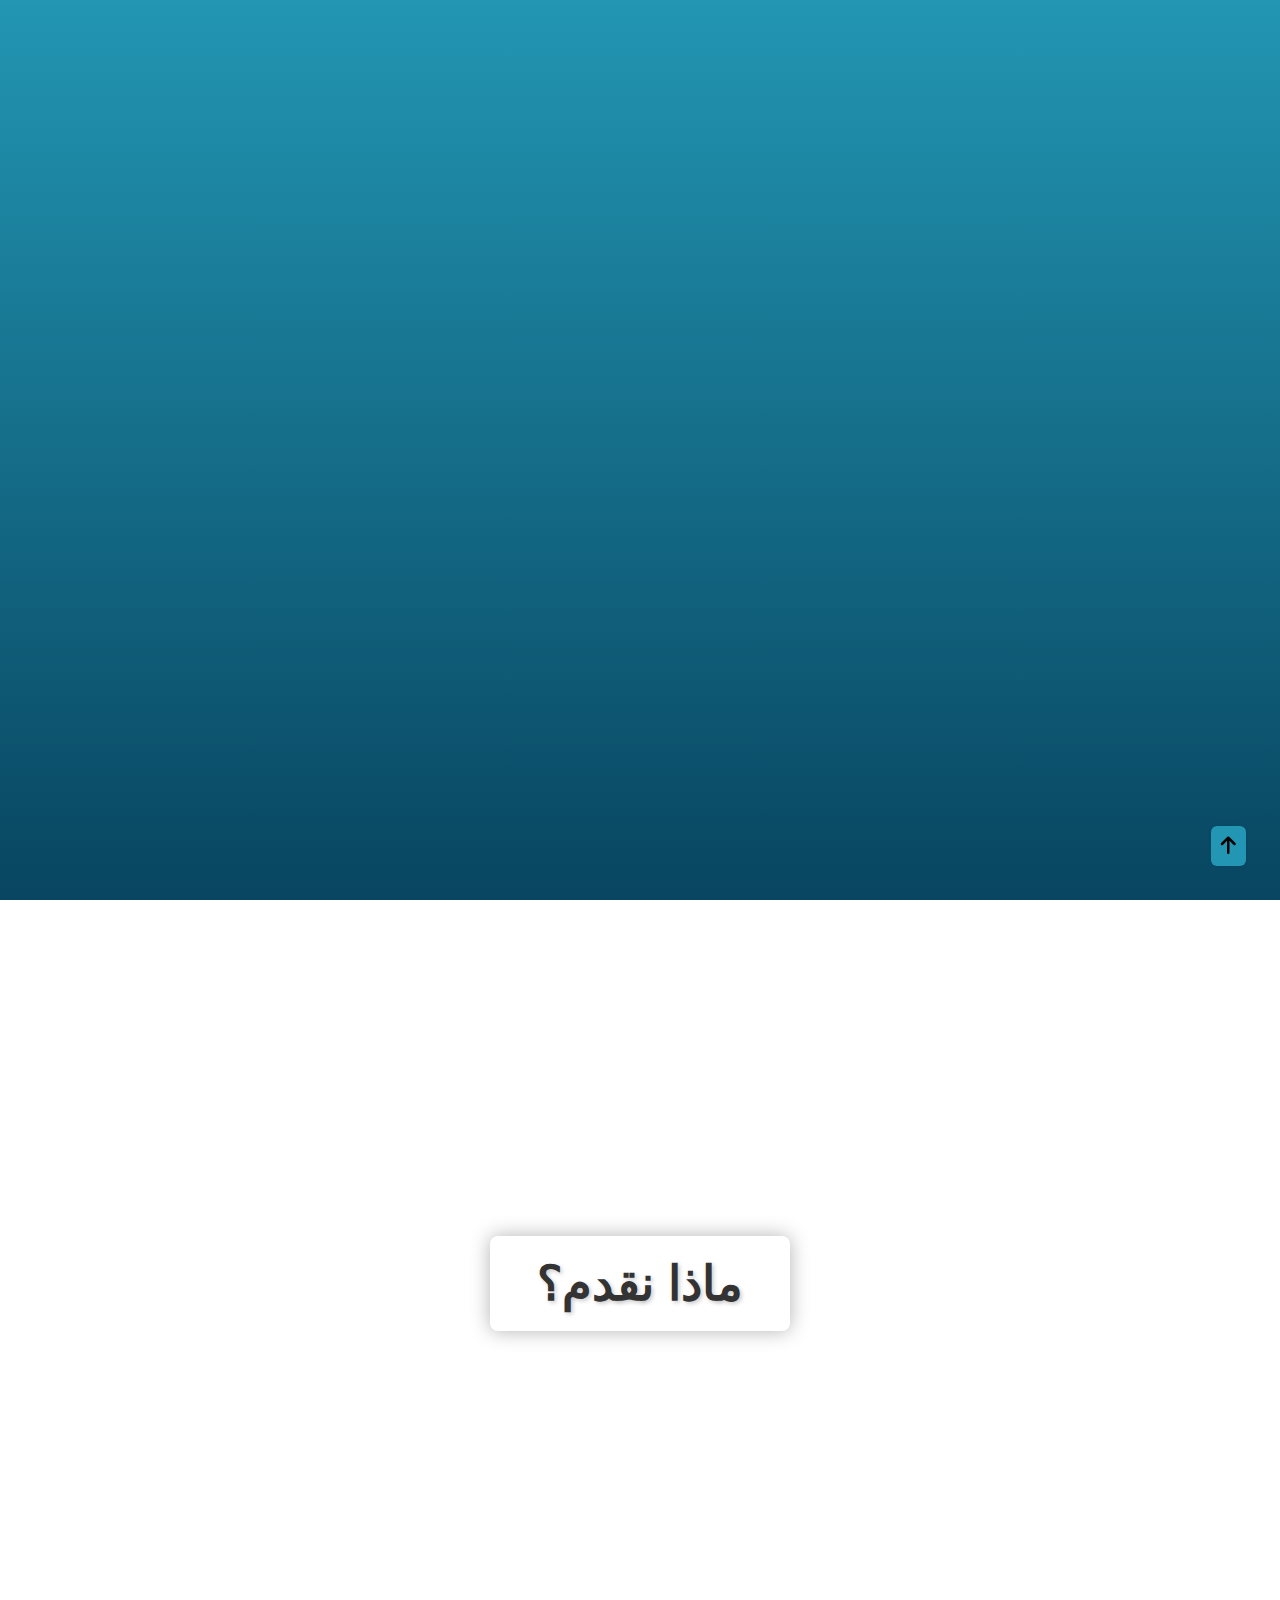
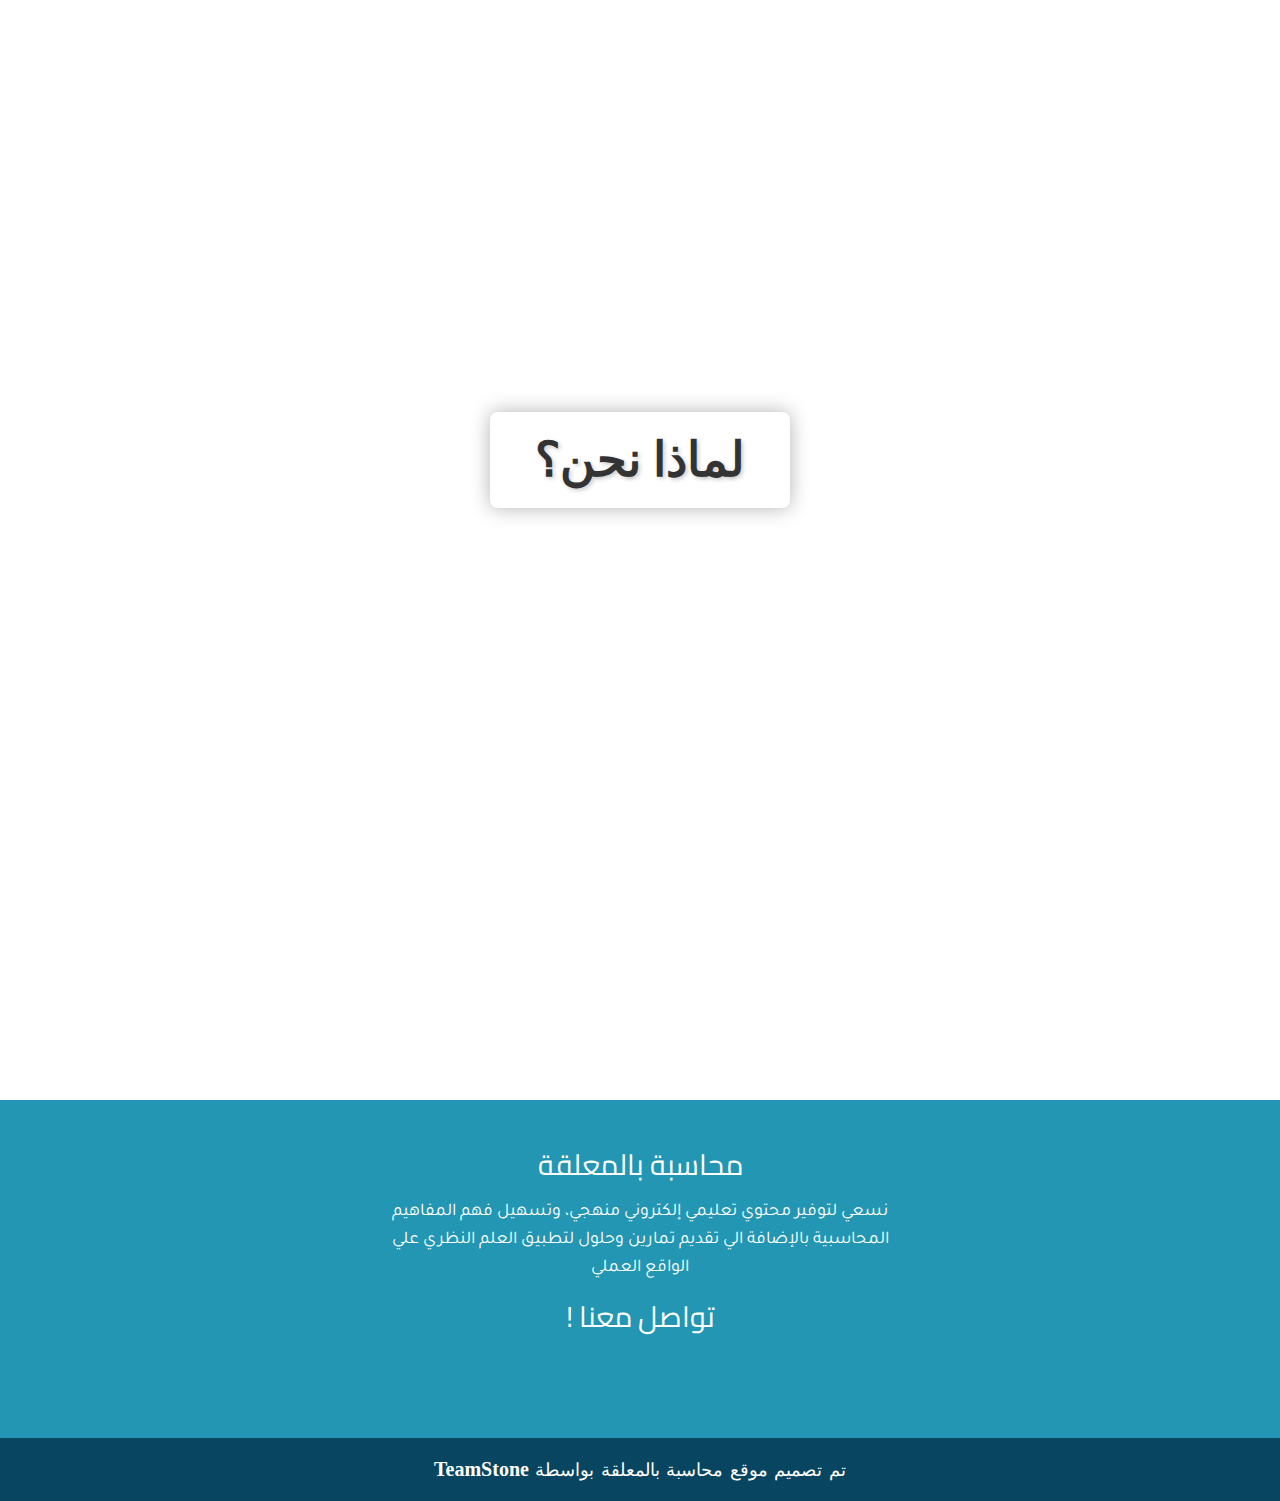
<file: index.html>
<!DOCTYPE html>
<html lang="ar" dir="rtl">
    <head>
        <meta charset="UTF-8" />
        <meta name="viewport" content="width=device-width, initial-scale=1.0" />
        <title>محاسبة بالمعلقة</title>
        <link rel="shortcut icon" href="Imgs/logo/Logo-Title.png">
        <!-- Font Cairo -->
        <link rel="preconnect" href="https://fonts.googleapis.com" />
        <link rel="preconnect" href="https://fonts.gstatic.com" crossorigin />
        <link
            href="https://fonts.googleapis.com/css2?family=Cairo:wght@200..1000&display=swap"
            rel="stylesheet"
        />
        <!-- Font Tajawal -->
        <link rel="preconnect" href="https://fonts.googleapis.com" />
        <link rel="preconnect" href="https://fonts.gstatic.com" crossorigin />
        <link
            href="https://fonts.googleapis.com/css2?family=Cairo:wght@200..1000&family=Tajawal:wght@200;300;400;500;700;800;900&display=swap"
            rel="stylesheet"
        />
        <!-- Font Awesome -->
        <link rel="stylesheet" href="CSS/all.min.css" />
        <!-- Style File -->
        <link rel="stylesheet" href="CSS/css.css" />
        <!-- Normaliz File -->
        <link rel="stylesheet" href="CSS/normaliz.css" />
    </head>
    <body>
        <!-- Header -->
        <header class="header" id="header">
            <div class="continar">
                <!-- Naviction -->
                <nav id="navbar">
                    <ul class="nav-fr">
                        <li style="--i: 1">
                            <a href="index.html" class="logo-name"
                                >محاسبة بالمعلقة</a
                            >
                        </li>
                        <li style="--i: 2">
                            <a href="index.html" class="logo-img"
                                ><img src="Imgs/logo/logo.png" alt="Not found"
                            /></a>
                        </li>
                    </ul>
                    <ul class="nav-la" id="menu">
                        <li style="--i: 3">
                            <a href="index.html" class="bton"
                                >الصفحة الرئيسية</a
                            >
                        </li>
                        <li style="--i: 4" class="btn-menu">
                            <a href="#">▾ الاقسام</a>
                            <ul class="menu">
                                <a
                                    href="Files/List/Terms/index.html"
                                    target="_blank"
                                    ><li>النظري</li></a
                                >
                                <a
                                    href="Files/List/Exampls/index.html"
                                    target="_blank"
                                    ><li>الأمثلة</li></a
                                >
                                <a
                                    href="Files/List/Tests/index.html"
                                    target="_blank"
                                    ><li>التمارين</li></a
                                >
                            </ul>
                        </li>
                        <li style="--i: 5">
                            <a href="Files/TeamStone/index.html" target="_blank"
                                >من نحن</a
                            >
                        </li>
                        <li style="--i: 6"><a href="#home">تواصل معنا</a></li>
                        <i
                            class="fac fa-solid fa-circle-xmark"
                            onclick="closemenu()"
                        ></i>
                    </ul>
                    <i class="fac fa-solid fa-bars" onclick="openmenu()"></i>
                </nav>
                <!-- EndNaviction -->
            </div>
        </header>
        <!-- End Header -->
        <!-- Home -->
        <section class="home" id="home">
            <!--  -->
            <div class="home-cont">
                <div class="home-box">
                    <h1>محاسبة بالمعلقة</h1>
                    <p>
                        نسعي لتوفير محتوي تعليمي إلكتروني منهجي، وتسهيل فهم
                        المفاهيم المحاسبية بالإضافة الي تقديم تمارين وحلول
                        لتطبيق العلم النظري علي الواقع العملي
                    </p>
                </div>
            </div>
        </section>
        <!-- EndHome -->

        <!-- services -->

        <section class="services">
            <h2 class="hs2">ماذا نقدم؟</h2>
            <div class="cards-container">
                <a href="Files/List/Terms/index.html"
                target="_blank"  class="slide-left card">
                    <h2>قسم النظري</h2>
                    <p>
                        تعرف على المفاهيم المحاسبية الأساسية والنظريات التي
                        تدعمها.
                    </p>
                </a>
                <a href="Files/List/Exampls/index.html"
                target="_blank" class="slide-top card">
                    <h2>قسم الأمثلة</h2>
                    <p>
                        استعرض الأمثلة العملية التي توضح تطبيق المفاهيم
                        المحاسبية في الواقع.
                    </p>
                </a>
                <a href="Files/List/Tests/index.html"
                target="_blank" class="slide-right card">
                    <h2>قسم التمارين</h2>
                    <p>
                        اختبر معرفتك وقدراتك في المحاسبة من خلال التمارين
                        العملية.
                    </p>
                </a>
            </div>
        </section>

        <!-- End services -->

        <!-- Why As? -->

        <section id="why-us">
            <div class="container">
                <div class="title-container">
                    <h2>لماذا نحن؟</h2>
                </div>
                <div class="row">
                    <div class="feature-box slide-left">
                        <i class="fas fa-users"></i>
                        <h3>خبرة متميزة</h3>
                        <p>
                            نقدم لك خبرة متميزة في المحاسبة المالية من خلال فريق
                            متخصص ومحترف.
                        </p>
                    </div>
                    <div class="feature-box slide-top">
                        <i class="fas fa-book-open"></i>
                        <h3>محتوى غني ومتنوع</h3>
                        <p>
                            نقدم لك محتوى غني ومتنوع يغطي جميع جوانب المحاسبة
                            المالية لتعزيز مهاراتك ومعرفتك.
                        </p>
                    </div>
                    <div class="feature-box slide-right">
                        <i class="fas fa-chalkboard-teacher"></i>
                        <h3>تعليم عملي</h3>
                        <p>
                            نحرص على تقديم تعليم عملي وتطبيقي يساعدك في تطوير
                            مهاراتك وتحقيق أهدافك المهنية.
                        </p>
                    </div>
                </div>
                <div class="animated-bg">
                    <div class="animated-shape"></div>
                </div>
            </div>
        </section>

        <!-- End Why As? -->

        <!-- Footer -->
        <section class="continer">
            <footer>
                <div class="footer-content">
                    <h3>محاسبة بالمعلقة</h3>
                    <p>
                        نسعي لتوفير محتوي تعليمي إلكتروني منهجي، وتسهيل فهم
                        المفاهيم المحاسبية بالإضافة الي تقديم تمارين وحلول
                        لتطبيق العلم النظري علي الواقع العملي
                    </p>
                    <h3>تواصل معنا !</h3>
                    <div class="socials">
                        <a style="--i: 10" href="#"
                            ><i class="fa fa-brands fa-facebook-f"></i
                        ></a>
                        <a style="--i: 9" href="https://wa.me/+201060819188"
                            ><i class="fa fa-brands fa-whatsapp"></i
                        ></a>
                        <a style="--i: 8" href="#"
                            ><i class="fa fa-regular fa-envelope"></i
                        ></a>
                        <a style="--i: 7" href="#"
                            ><i class="fa fa-brands fa-telegram"></i
                        ></a>
                    </div>
                </div>
                <div class="footer-bottom">
                    <p>
                        تم تصميم موقع محاسبة بالمعلقة بواسطة
                        <a href="Files/TeamStone/index.html"
                            ><span>TeamStone</span></a
                        >
                    </p>
                </div>
            </footer>
        </section>
        <a href="#" class="top"><i class="fa-solid fa-arrow-up"></i></a>
        <script src="JS/script.js"></script>
    </body>
</html>
</file>
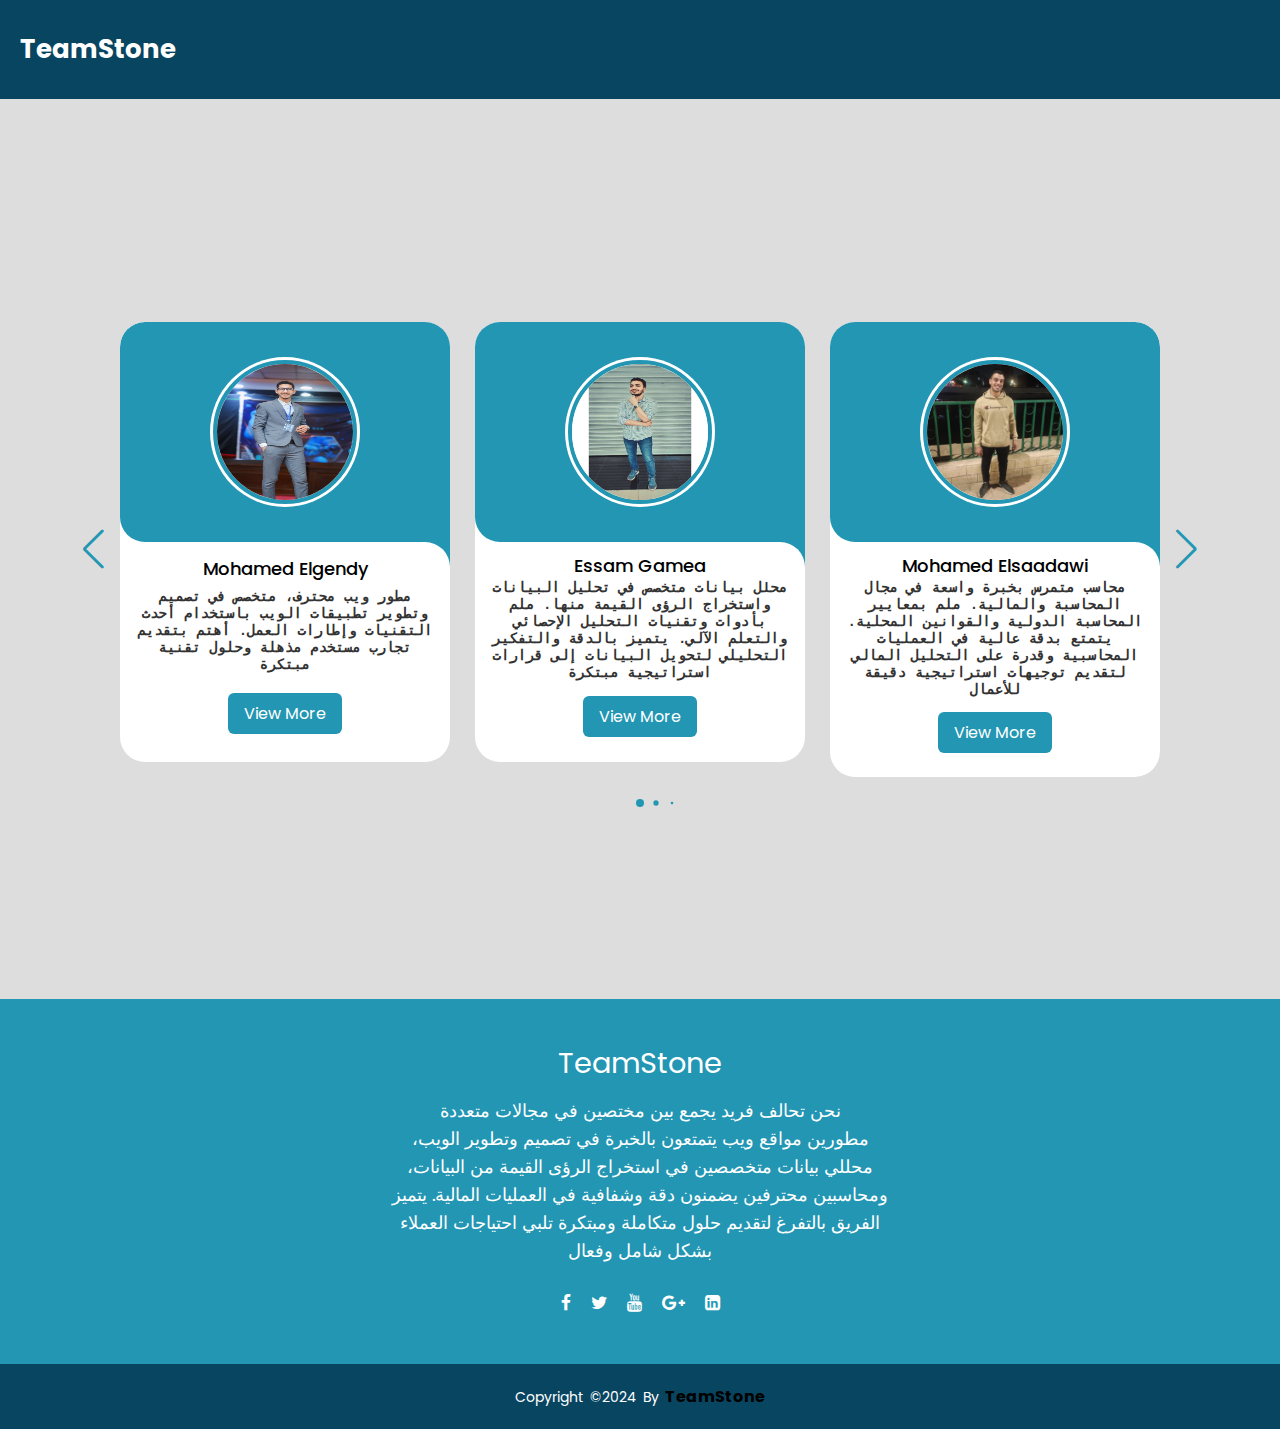
<file: TeamStone/index.html>
<!DOCTYPE html>
<html lang="en">
    <head>
        <meta charset="UTF-8" />
        <meta http-equiv="X-UA-Compatible" content="IE=edge" />
        <meta name="viewport" content="width=device-width, initial-scale=1.0" />
        <title>TeamStone</title>
        <link rel="stylesheet" href="CSS/swiper-bundle.min.css" />
        <link
            rel="stylesheet"
            href="https://stackpath.bootstrapcdn.com/font-awesome/4.7.0/css/font-awesome.min.css"
        />
        <link rel="stylesheet" href="CSS/style.css" />
    </head>
    <body>
        <header>
            <div class="logo">TeamStone</div>
        </header>
        <div class="cards">
            <div class="slide-container swiper">
                <div class="slide-content">
                    <div class="card-wrapper swiper-wrapper">
                        <div class="card swiper-slide">
                            <div class="image-content">
                                <span class="overlay"></span>
                                <div class="card-image">
                                    <img
                                        src="Images/Gendy3.jpg"
                                        alt=""
                                        class="card-img"
                                    />
                                </div>
                            </div>
                            <div class="card-conent">
                                <h2 class="name">Mohamed Elgendy</h2>
                                <p class="description">
                                    مطور ويب محترف، متخصص في تصميم وتطوير
                                    تطبيقات الويب باستخدام أحدث التقنيات وإطارات
                                    العمل. أهتم بتقديم تجارب مستخدم مذهلة وحلول
                                    تقنية مبتكرة
                                </p>
                                <a
                                    href="Files/Portfolio-Elgendy/index.html"
                                    class="button"
                                    target="_blank"
                                    >View More</a
                                >
                            </div>
                        </div>
                        <div class="card swiper-slide">
                            <div class="image-content">
                                <span class="overlay"></span>
                                <div class="card-image">
                                    <img
                                        src="Images/Essam.jpg"
                                        alt=""
                                        class="card-img"
                                    />
                                </div>
                            </div>
                            <div class="card-conent">
                                <h2 class="name">Essam Gamea</h2>
                                <p class="description">
                                    محلل بيانات متخصص في تحليل البيانات واستخراج
                                    الرؤى القيمة منها. ملم بأدوات وتقنيات
                                    التحليل الإحصائي والتعلم الآلي. يتميز بالدقة
                                    والتفكير التحليلي لتحويل البيانات إلى قرارات
                                    استراتيجية مبتكرة
                                </p>
                                <a
                                    href="Files/Portfolio-Essam/index.html"
                                    class="button"
                                    target="_blank"
                                    >View More</a
                                >
                            </div>
                        </div>
                        <div class="card swiper-slide">
                            <div class="image-content">
                                <span class="overlay"></span>
                                <div class="card-image">
                                    <img
                                        src="Images/Elsaadawi2.jpg"
                                        alt=""
                                        class="card-img"
                                    />
                                </div>
                            </div>
                            <div class="card-conent">
                                <h2 class="name">Mohamed Elsaadawi</h2>
                                <p class="description">
                                    محاسب متمرس بخبرة واسعة في مجال المحاسبة
                                    والمالية. ملم بمعايير المحاسبة الدولية
                                    والقوانين المحلية. يتمتع بدقة عالية في
                                    العمليات المحاسبية وقدرة على التحليل المالي
                                    لتقديم توجيهات استراتيجية دقيقة للأعمال
                                </p>
                                <a
                                    href="Files/Portfolio-Elsaadawi/index.html"
                                    class="button"
                                    target="_blank"
                                    >View More</a
                                >
                            </div>
                        </div>
                        <div class="card swiper-slide">
                            <div class="image-content">
                                <span class="overlay"></span>
                                <div class="card-image">
                                    <img
                                        src="Images/Elbatal.jpg"
                                        alt=""
                                        class="card-img"
                                    />
                                </div>
                            </div>
                            <div class="card-conent">
                                <h2 class="name">Mohamed Elbatal</h2>
                                <p class="description">
                                    محاسب متمرس بخبرة واسعة في مجال المحاسبة
                                    والمالية. ملم بمعايير المحاسبة الدولية
                                    والقوانين المحلية. يتمتع بدقة عالية في
                                    العمليات المحاسبية وقدرة على التحليل المالي
                                    لتقديم توجيهات استراتيجية دقيقة للأعمال
                                </p>
                                <a
                                    href="Files/Portfolio-Elbatal/index.html"
                                    class="button"
                                    target="_blank"
                                    >View More</a
                                >
                            </div>
                        </div>
                    </div>
                </div>
                <div class="swiper-button-next swiper-navBtn"></div>
                <div class="swiper-button-prev swiper-navBtn"></div>
                <div class="swiper-pagination"></div>
            </div>
        </div>
        <footer>
            <div class="footer-content">
                <h3>TeamStone</h3>
                <p>
                    نحن تحالف فريد يجمع بين مختصين في مجالات متعددة<br />
                    مطورين مواقع ويب يتمتعون بالخبرة في تصميم وتطوير الويب،
                    محللي بيانات متخصصين في استخراج الرؤى القيمة من البيانات،
                    ومحاسبين محترفين يضمنون دقة وشفافية في العمليات المالية.
                    يتميز الفريق بالتفرغ لتقديم حلول متكاملة ومبتكرة تلبي
                    احتياجات العملاء بشكل شامل وفعال
                </p>
                <ul class="socials">
                    <li>
                        <a href="#"><i class="fa fa-facebook"></i></a>
                    </li>
                    <li>
                        <a href="#"><i class="fa fa-twitter"></i></a>
                    </li>
                    <li>
                        <a href="#"><i class="fa fa-youtube"></i></a>
                    </li>
                    <li>
                        <a href="#"><i class="fa fa-google-plus"></i></a>
                    </li>
                    <li>
                        <a href="#"><i class="fa fa-linkedin-square"></i></a>
                    </li>
                </ul>
            </div>
            <div class="footer-bottom">
                <p>
                    copyright &copy;2024 by
                    <span>TeamStone</span>
                </p>
            </div>
        </footer>
    </body>
    <script src="JS/swiper-bundle.min.js"></script>
    <script src="JS/script.js"></script>
</html>
</file>
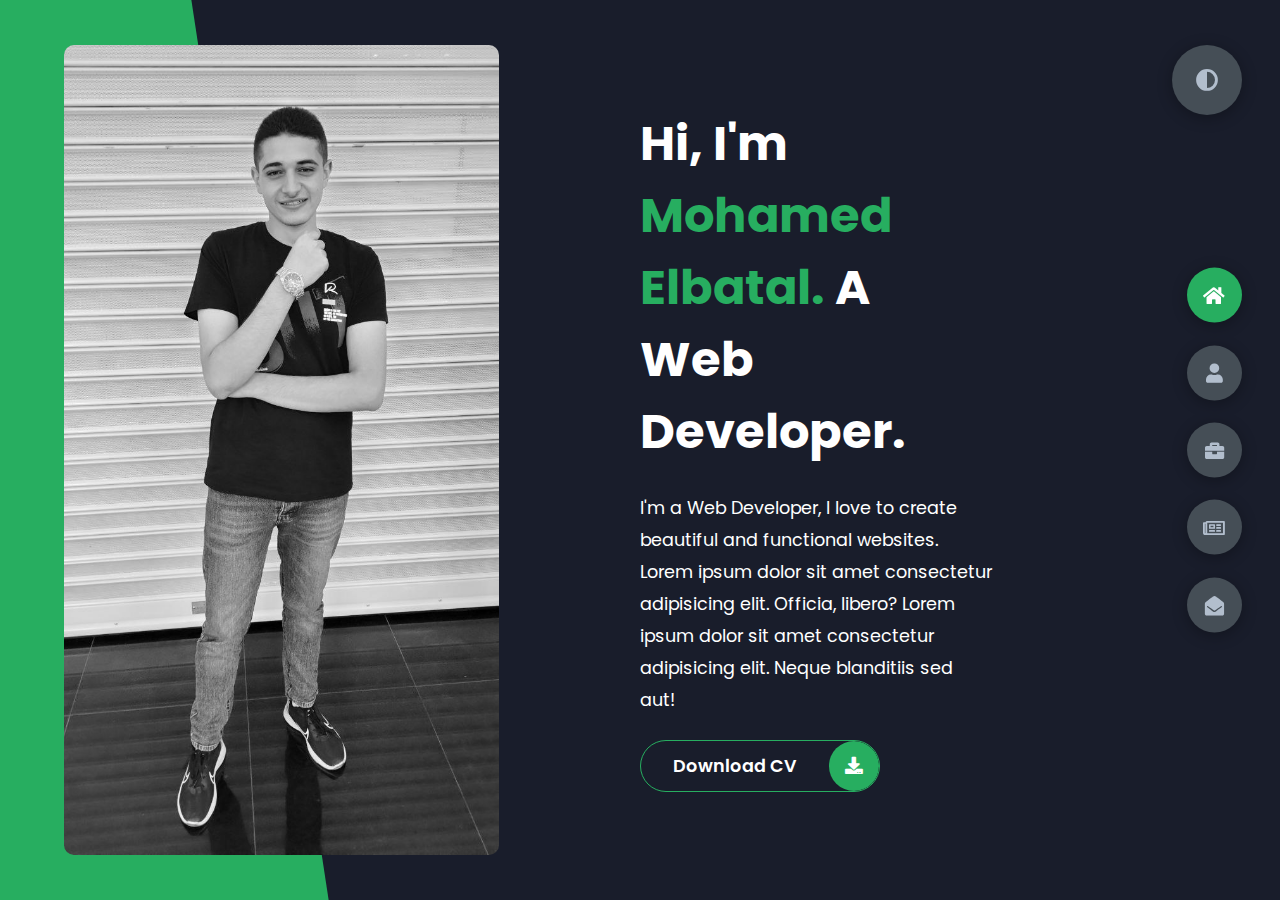
<file: TeamStone/Files/Portfolio-Elbatal/index.html>
<!DOCTYPE html>
<html lang="en">
<head>
    <meta charset="UTF-8">
    <meta http-equiv="X-UA-Compatible" content="IE=edge">
    <meta name="viewport" content="width=device-width, initial-scale=1.0">
    <title>Portfolio | El-Batal</title>
    <link rel="icon" href="./img/hero.png" type="image/x-icon" />
    <link rel="stylesheet" href="styles/styles.css">
    <link rel="preconnect" href="https://fonts.googleapis.com">
    <link rel="preconnect" href="https://fonts.gstatic.com" crossorigin>
    <link rel="stylesheet" href="https://cdnjs.cloudflare.com/ajax/libs/font-awesome/5.15.4/css/all.min.css" integrity="sha512-1ycn6IcaQQ40/MKBW2W4Rhis/DbILU74C1vSrLJxCq57o941Ym01SwNsOMqvEBFlcgUa6xLiPY/NS5R+E6ztJQ==" crossorigin="anonymous" referrerpolicy="no-referrer" />
    <link href="https://fonts.googleapis.com/css2?family=Poppins:wght@400;500;600;700;800&display=swap" rel="stylesheet">
</head>
<body class="main-content">
    <header class="container header active" id="home">
        <div class="header-content">
            <div class="left-header">
                <div class="h-shape"></div>
                <div class="image">
                    <img src="img/hero2.jpg" alt="">
                </div>
            </div>
            <div class="right-header">
                <h1 class="name">
                    Hi, I'm <span> Mohamed Elbatal.</span>
                    A Web Developer.
                </h1>
                <p>
                    I'm a Web Developer, I love to create beautiful and functional websites.
                    Lorem ipsum dolor sit amet consectetur adipisicing elit. Officia, libero?
                    Lorem ipsum dolor sit amet consectetur adipisicing elit. Neque blanditiis sed aut!
                </p>
                <div class="btn-con">
                    <a href="" class="main-btn">
                        <span class="btn-text">Download CV</span>
                        <span class="btn-icon"><i class="fas fa-download"></i></span>
                    </a>
                </div>
            </div>
        </div>
    </header>
    <main>
        <section class="container about" id="about">
            <div class="main-title">
                <h2>About <span>me</span><span class="bg-text">my stats</span></h2>
            </div>
            <div class="about-container">
                <div class="left-about">
                    <h4>Information About me</h4>
                    <p>
                        Lorem ipsum dolor sit amet consectetur adipisicing elit. 
                        Eveniet labore nihil obcaecati consequatur. Debitis error doloremque, 
                        vero eos vel nemo eius voluptatem dicta tenetur modi. <br /> <br /> La musica
                        delectus dolore fugiat exercitationem a, 
                        ipsum quidem quo enim natus accusamus labore dolores nam. Unde.
                        Lorem ipsum dolor sit amet consectetur, adipisicing elit. 
                        Harum non necessitatibus deleniti eum soluta.
                    </p>
                    <div class="btn-con">
                        <a href="#" class="main-btn">
                            <span class="btn-text">Download CV</span>
                            <span class="btn-icon"><i class="fas fa-download"></i></span>
                        </a>
                    </div>
                </div>
                <div class="right-about">
                    <div class="about-item">
                        <div class="abt-text">
                            <p class="large-text">650+</p>
                            <p class="small-text">Projects <br /> Completed</p>
                        </div>
                    </div>
                    <div class="about-item">
                        <div class="abt-text">
                            <p class="large-text">10+</p>
                            <p class="small-text">Years of <br /> experience</p>
                        </div>
                    </div>
                    <div class="about-item">
                        <div class="abt-text">
                            <p class="large-text">300+</p>
                            <p class="small-text">Happy <br /> Clients</p>
                        </div>
                    </div>
                    <div class="about-item">
                        <div class="abt-text">
                            <p class="large-text">400+</p>
                            <p class="small-text">Customer <br /> reviews</p>
                        </div>
                    </div>
                </div>
            </div>
            <div class="about-stats">
                <h4 class="stat-title">My Skills</h4>
                <div class="progress-bars">
                    <div class="progress-bar">
                        <p class="prog-title">html5</p>
                        <div class="progress-con">
                            <p class="prog-text">80%</p>
                            <div class="progress">
                                <span class="html"></span>
                            </div>
                        </div>
                    </div>
                    <div class="progress-bar">
                        <p class="prog-title">css3</p>
                        <div class="progress-con">
                            <p class="prog-text">95%</p>
                            <div class="progress">
                                <span class="css"></span>
                            </div>
                        </div>
                    </div>
                    <div class="progress-bar">
                        <p class="prog-title">javascript</p>
                        <div class="progress-con">
                            <p class="prog-text">75%</p>
                            <div class="progress">
                                <span class="js"></span>
                            </div>
                        </div>
                    </div>
                    <div class="progress-bar">
                        <p class="prog-title">ReactJS</p>
                        <div class="progress-con">
                            <p class="prog-text">75%</p>
                            <div class="progress">
                                <span class="react"></span>
                            </div>
                        </div>
                    </div>
                    <div class="progress-bar">
                        <p class="prog-title">NodeJS</p>
                        <div class="progress-con">
                            <p class="prog-text">87%</p>
                            <div class="progress">
                                <span class="node"></span>
                            </div>
                        </div>
                    </div>
                    <div class="progress-bar">
                        <p class="prog-title">Python</p>
                        <div class="progress-con">
                            <p class="prog-text">70%</p>
                            <div class="progress">
                                <span class="python"></span>
                            </div>
                        </div>
                    </div>
                </div>
            </div>
            <h4 class="stat-title">My Timeline</h4>
            <div class="timeline">
                <div class="timeline-item">
                    <div class="tl-icon">
                        <i class="fas fa-briefcase"></i>
                    </div>
                    <p class="tl-duration">2010 - present</p>
                    <h5>Web Developer<span> - Vircrosoft</span></h5>
                    <p>
                        Lorem ipsum dolor sit amet consectetur adipisicing elit. Saepe quasi vero fugit.
                    </p>
                </div>
                <div class="timeline-item">
                    <div class="tl-icon">
                        <i class="fas fa-briefcase"></i>
                    </div>
                    <p class="tl-duration">2008 - 2011</p>
                    <h5>Software Engineer<span> - Boogle, Inc.</span></h5>
                    <p>
                        Lorem ipsum dolor sit amet consectetur adipisicing elit. Saepe quasi vero fugit.
                    </p>
                </div>
                <div class="timeline-item">
                    <div class="tl-icon">
                        <i class="fas fa-briefcase"></i>
                    </div>
                    <p class="tl-duration">2016 - 2017</p>
                    <h5>C++ Programmer<span> - Slime Tech</span></h5>
                    <p>
                        Lorem ipsum dolor sit amet consectetur adipisicing elit. Saepe quasi vero fugit.
                    </p>
                </div>
                <div class="timeline-item">
                    <div class="tl-icon">
                        <i class="fas fa-briefcase"></i>
                    </div>
                    <p class="tl-duration">2009 - 2013</p>
                    <h5>Business Degree<span> - Sussex University</span></h5>
                    <p>
                        Lorem ipsum dolor sit amet consectetur adipisicing elit. Saepe quasi vero fugit.
                    </p>
                </div>
                <div class="timeline-item">
                    <div class="tl-icon">
                        <i class="fas fa-briefcase"></i>
                    </div>
                    <p class="tl-duration">2013 - 2016</p>
                    <h5>Computer Science Degree<span> - Brookes University</span></h5>
                    <p>
                        Lorem ipsum dolor sit amet consectetur adipisicing elit. Saepe quasi vero fugit.
                    </p>
                </div>
                <div class="timeline-item">
                    <div class="tl-icon">
                        <i class="fas fa-briefcase"></i>
                    </div>
                    <p class="tl-duration">2017 - present</p>
                    <h5>3d Animation<span> - Brighton University</span></h5>
                    <p>
                        Lorem ipsum dolor sit amet consectetur adipisicing elit. Saepe quasi vero fugit.
                    </p>
                </div>
            </div>
        </section>
        <section class="container" id="portfolio">
            <div class="main-title">
                <h2>My <span>Portfolio</span><span class="bg-text">My Work</span></h2>
            </div>
            <p class="port-text">
                Here is some of my work that I've done in various programming languages.
            </p>
            <div class="portfolios">
                <div class="portfolio-item">
                    <div class="image">
                        <img src="img/port1.jpg" alt="">
                    </div>
                    <div class="hover-items">
                        <h3>Project Source</h3>
                        <div class="icons">
                            <a href="#" class="icon">
                                <i class="fab fa-github"></i>
                            </a>
                            <a href="#" class="icon">
                                <i class="fab fa-behance"></i>
                            </a>
                            <a href="#" class="icon">
                                <i class="fab fa-youtube"></i>
                            </a>
                        </div>
                    </div>
                </div>
                <div class="portfolio-item">
                    <div class="image">
                        <img src="img/port2.jpg" alt="">
                    </div>
                    <div class="hover-items">
                        <h3>Project Source</h3>
                        <div class="icons">
                            <a href="#" class="icon">
                                <i class="fab fa-github"></i>
                            </a>
                            <a href="#" class="icon">
                                <i class="fab fa-behance"></i>
                            </a>
                            <a href="#" class="icon">
                                <i class="fab fa-youtube"></i>
                            </a>
                        </div>
                    </div>
                </div>
                <div class="portfolio-item">
                    <div class="image">
                        <img src="img/port3.jpg" alt="">
                    </div>
                    <div class="hover-items">
                        <h3>Project Source</h3>
                        <div class="icons">
                            <a href="#" class="icon">
                                <i class="fab fa-github"></i>
                            </a>
                            <a href="#" class="icon">
                                <i class="fab fa-behance"></i>
                            </a>
                            <a href="#" class="icon">
                                <i class="fab fa-youtube"></i>
                            </a>
                        </div>
                    </div>
                </div>
                <div class="portfolio-item">
                    <div class="image">
                        <img src="img/port4.jpg" alt="">
                    </div>
                    <div class="hover-items">
                        <h3>Project Source</h3>
                        <div class="icons">
                            <a href="#" class="icon">
                                <i class="fab fa-github"></i>
                            </a>
                            <a href="#" class="icon">
                                <i class="fab fa-behance"></i>
                            </a>
                            <a href="#" class="icon">
                                <i class="fab fa-youtube"></i>
                            </a>
                        </div>
                    </div>
                </div>
                <div class="portfolio-item">
                    <div class="image">
                        <img src="img/port5.jpg" alt="">
                    </div>
                    <div class="hover-items">
                        <h3>Project Source</h3>
                        <div class="icons">
                            <a href="#" class="icon">
                                <i class="fab fa-github"></i>
                            </a>
                            <a href="#" class="icon">
                                <i class="fab fa-behance"></i>
                            </a>
                            <a href="#" class="icon">
                                <i class="fab fa-youtube"></i>
                            </a>
                        </div>
                    </div>
                </div>
                <div class="portfolio-item">
                    <div class="image">
                        <img src="img/port2.jpg" alt="">
                    </div>
                    <div class="hover-items">
                        <h3>Project Source</h3>
                        <div class="icons">
                            <a href="#" class="icon">
                                <i class="fab fa-github"></i>
                            </a>
                            <a href="#" class="icon">
                                <i class="fab fa-behance"></i>
                            </a>
                            <a href="#" class="icon">
                                <i class="fab fa-youtube"></i>
                            </a>
                        </div>
                    </div>
                </div>
            </div>
        </section>
        <section class="container" id="blogs">
            <div class="blogs-content">
                <div class="main-title">
                    <h2>My <span>Blogs</span><span class="bg-text">My Blogs</span></h2>
                </div>
                <div class="blogs">
                    <div class="blog">
                        <img src="img/port6.jpg" alt="">
                        <div class="blog-text">
                            <h4>
                                How to Create Your Own Website
                            </h4>
                            <p>
                                Lorem ipsum dolor sit, amet consectetur adipisicing elit. 
                                Doloribus natus voluptas, eos obcaecati recusandae amet?
                            </p>
                        </div>
                    </div>
                    <div class="blog">
                        <img src="img/blog1.jpg" alt="">
                        <div class="blog-text">
                            <h4>
                                How to Become an Expert in Web Design
                            </h4>
                            <p>
                                Lorem ipsum dolor sit, amet consectetur adipisicing elit. 
                                Doloribus natus voluptas, eos obcaecati recusandae amet?
                            </p>
                        </div>
                    </div>
                    <div class="blog">
                        <img src="img/blog2.jpg" alt="">
                        <div class="blog-text">
                            <h4>
                                Become a Web Designer in 10 Days
                            </h4>
                            <p>
                                Lorem ipsum dolor sit, amet consectetur adipisicing elit. 
                                Doloribus natus voluptas, eos obcaecati recusandae amet?
                            </p>
                        </div>
                    </div>
                    <div class="blog">
                        <img src="img/blog3.jpg" alt="">
                        <div class="blog-text">
                            <h4>
                                Debbuging made easy with Web Inspector
                            </h4>
                            <p>
                                Lorem ipsum dolor sit, amet consectetur adipisicing elit. 
                                Doloribus natus voluptas, eos obcaecati recusandae amet?
                            </p>
                        </div>
                    </div>
                    <div class="blog">
                        <img src="img/port1.jpg" alt="">
                        <div class="blog-text">
                            <h4>
                                Get started with Web Design and UI Design
                            </h4>
                            <p>
                                Lorem ipsum dolor sit, amet consectetur adipisicing elit. 
                                Doloribus natus voluptas, eos obcaecati recusandae amet?
                            </p>
                        </div>
                    </div>
                    <div class="blog">
                        <img src="img/port3.jpg" alt="">
                        <div class="blog-text">
                            <h4>
                                This is what you need to know about Web Design
                            </h4>
                            <p>
                                Lorem ipsum dolor sit, amet consectetur adipisicing elit. 
                                Doloribus natus voluptas, eos obcaecati recusandae amet?
                            </p>
                        </div>
                    </div>
                </div>
            </div>
        </section>
        <section class="container contact" id="contact">
            <div class="contact-container">
                <div class="main-title">
                    <h2>Contact <span>Me</span><span class="bg-text">Contact</span></h2>
                </div>
                <div class="contact-content-con">
                    <div class="left-contact">
                        <h4>Contact me here</h4>
                        <p>
                            Lorem ipsum dolor sit amet consectetur adipisicing elit. 
                            In, laborum numquam? Quam excepturi perspiciatis quas quasi.
                        </p>
                        <div class="contact-info">
                            <div class="contact-item">
                                <div class="icon">
                                    <i class="fas fa-map-marker-alt"></i>
                                    <span>Location</span>
                                </div>
                                <p>
                                    : London, united Kingdom
                                </p>
                            </div>
                            <div class="contact-item">
                                <div class="icon">
                                    <i class="fas fa-envelope"></i>
                                    <span>Email</span>
                                </div>
                                <p>
                                    <span>: maclinzuniversal@gmail.com</span>
                                </p>
                            </div>
                            <div class="contact-item">
                                <div class="icon">
                                    <i class="fas fa-user-graduate"></i>
                                    <span>Education</span>
                                </div>
                                <p>
                                    <span>: Sussex University, East Sussex</span>
                                </p>
                            </div>
                            <div class="contact-item">
                                <div class="icon">
                                    <i class="fas fa-user-graduate"></i>
                                    <span>Mobile Number</span>
                                </div>
                                <p>
                                    <span>: 07522670617</span>
                                </p>
                            </div>
                            <div class="contact-item">
                                <div class="icon">
                                    <i class="fas fa-globe-africa"></i>
                                    <span>Languages</span>
                                </div>
                                <p>
                                    <span>: Afrikaans, English, Spanish</span>
                                </p>
                            </div>
                        </div>
                        <div class="contact-icons">
                            <div class="contact-icon">
                                <a href="www.facebook.com" target="_blank">
                                    <i class="fab fa-facebook-f"></i>
                                </a>
                                <a href="#" target="_blank">
                                    <i class="fab fa-twitter"></i>
                                </a>
                                <a href="#" target="_blank">
                                    <i class="fab fa-github"></i>
                                </a>
                                <a href="#" target="_blank">
                                    <i class="fab fa-youtube"></i>
                                </a>
                            </div>
                        </div>
                    </div>
                    <div class="right-contact">
                        <form action="" class="contact-form">
                            <div class="input-control i-c-2">
                                <input type="text" required placeholder="YOUR NAME">
                                <input type="email" required placeholder="YOUR EMAIL">
                            </div>
                            <div class="input-control">
                                <input type="text" required placeholder="ENTER SUBJECT">
                            </div>
                            <div class="input-control">
                                <textarea name="" id="" cols="15" rows="8" placeholder="Message Here..."></textarea>
                            </div>
                            <div class="submit-btn">
                                <a href="#" class="main-btn">
                                    <span class="btn-text">Download CV</span>
                                    <span class="btn-icon"><i class="fas fa-download"></i></span>
                                </a>
                            </div>
                        </form>
                    </div>
                </div>
            </div>
        </section>
    </main>

    <div class="controls">
        <div class="control active-btn" data-id="home" >
            <i class="fas fa-home"></i>
        </div>
        <div class="control" data-id="about">
            <i class="fas fa-user"></i>
        </div>
        <div class="control" data-id="portfolio">
            <i class="fas fa-briefcase"></i>
        </div>
        <div class="control" data-id="blogs">
            <i class="far fa-newspaper"></i>
        </div>
        <div class="control" data-id="contact">
            <i class="fas fa-envelope-open"></i>
        </div>
    </div>
    <div class="theme-btn">
        <i class="fas fa-adjust"></i>
    </div>
    <script src="app.js"></script>
</body>
</html>
</file>
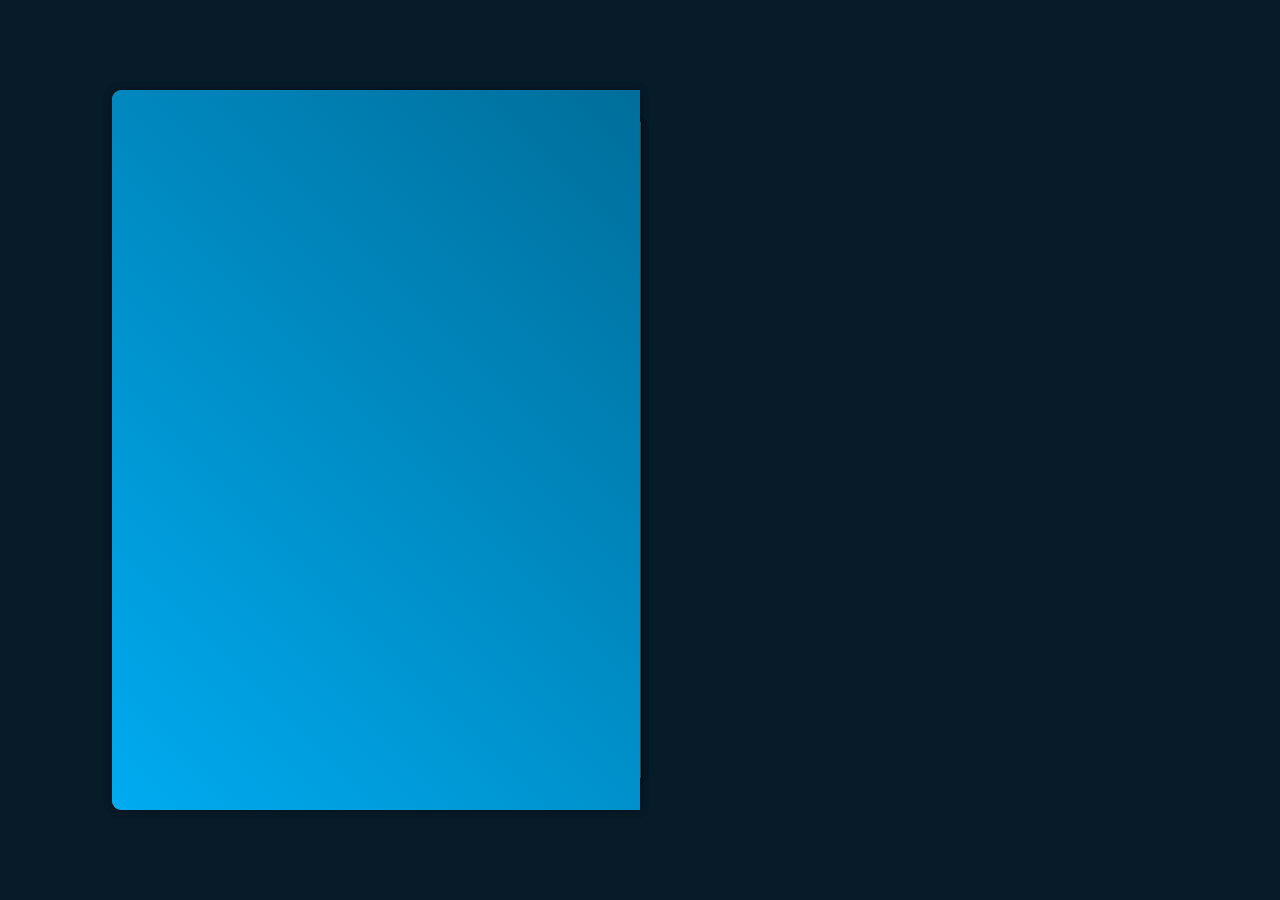
<file: TeamStone/Files/Portfolio-Essam/index.html>
<!DOCTYPE html>
<html lang="en">
<head>
    <meta charset="UTF-8">
    <meta http-equiv="X-UA-Compatible" content="IE=edge">
    <meta name="viewport" content="width=device-width, initial-scale=1.0">
    <title>Portfolio | Essam</title>
    <link rel="stylesheet" href="CSS/index.css">
    <!-- Box icons -->
    <link href='https://unpkg.com/boxicons@2.1.4/css/boxicons.min.css' rel='stylesheet'>
</head>
<body>
    <div class="wrapper">
        <div class="cover cover-left"></div>
        <div class="cover cover-right"></div>

        <div class="book">
            <!-- Profile Page -->
            <div class="book-page page-left">
                <div class="profile-page">
                    <img src="Imegs/hero.jpg" alt="">
                    <h1>Essam Gamee</h1>
                    <h3>Web Developer</h3>

                    <div class="social-media">
                        <a href=""><i class='bx bxl-facebook'></i></a>
                        <a href=""><i class='bx bxl-twitter' ></i></a>
                        <a href=""><i class='bx bxl-linkedin' ></i></a>
                        <a href=""><i class='bx bxl-instagram-alt' ></i></a>
                    </div>

                    <p>Hi, I'm Essam Gamee, a Web Developer. Lorem ipsum dolor sit amet consectetur adipisicing elit.
                        Earum nemo deleniti numquam possimus quisquam fugiat laudantium soluta quod 
                        in necessitatibus nulla dolores totam corrupti ipsa alias, nesciunt impedit iste ut.</p>

                        <div class="btn-box">
                            <a href="#" class="btn">Download CV</a>
                            <a href="#" class="btn contact-me">Contact-me</a>
                        </div>
                </div>
            </div>
            <!-- page 1 & 2  -->
            <div class="book-page page-right turn" id="turn-1">
                <!-- Page 1 (work experience) -->
                <div class="page-front">
                    <h1 class="title">Work Experience</h1>

                    <div class="workeduc-box">
                        <div class="workeduc-content">
                            <span class="year"><i class='bx bxs-calendar' ></i>2020 - 2021</span>
                            <h3>Web Developer - Company</h3>
                            <p>Lorem, ipsum dolor sit amet consectetur adipisicing elit. Esse, harum ipsa! Sequi animi, 
                                perspiciatis illum commodi quibusdam 
                                voluptas beatae voluptates ullam illo corporis ab modi.</p>
                        </div>
                        <div class="workeduc-content">
                            <span class="year"><i class='bx bxs-calendar' ></i>2021 - 2022</span>
                            <h3>Web Developer - Company</h3>
                            <p>Lorem, ipsum dolor sit amet consectetur adipisicing elit. Esse, harum ipsa! Sequi animi, 
                                perspiciatis illum commodi quibusdam 
                                voluptas beatae voluptates ullam illo corporis ab modi.</p>
                        </div>
                        <div class="workeduc-content">
                            <span class="year"><i class='bx bxs-calendar' ></i>2022 - 2023</span>
                            <h3>Web Developer - Company</h3>
                            <p>Lorem, ipsum dolor sit amet consectetur adipisicing elit. Esse, harum ipsa! Sequi animi, 
                                perspiciatis illum commodi quibusdam 
                                voluptas beatae voluptates ullam illo corporis ab modi.</p>
                        </div>
                    </div>

                    <span class="number-page">1</span>

                    <!-- next bottom -->
                    <span class="nextprev-btn" data-page="turn-1">
                        <i class='bx bx-chevron-right' ></i>
                    </span>
                </div>
                <!-- Page 2 (education) -->
                <div class="page-back">
                    <h1 class="title">Education</h1>

                    <div class="workeduc-box">
                        <div class="workeduc-content">
                            <span class="year"><i class='bx bxs-calendar' ></i>2017 - 2018</span>
                            <h3>Master Degree - University</h3>
                            <p>Lorem, ipsum dolor sit amet consectetur adipisicing elit. Esse, harum ipsa! Sequi animi, 
                                perspiciatis illum commodi quibusdam 
                                voluptas beatae voluptates ullam illo corporis ab modi.</p>
                        </div>
                        <div class="workeduc-content">
                            <span class="year"><i class='bx bxs-calendar' ></i>2018 - 2019</span>
                            <h3>Master Degree - University</h3>
                            <p>Lorem, ipsum dolor sit amet consectetur adipisicing elit. Esse, harum ipsa! Sequi animi, 
                                perspiciatis illum commodi quibusdam 
                                voluptas beatae voluptates ullam illo corporis ab modi.</p>
                        </div>
                        <div class="workeduc-content">
                            <span class="year"><i class='bx bxs-calendar' ></i>2019 - 2020</span>
                            <h3>Master Degree - University</h3>
                            <p>Lorem, ipsum dolor sit amet consectetur adipisicing elit. Esse, harum ipsa! Sequi animi, 
                                perspiciatis illum commodi quibusdam 
                                voluptas beatae voluptates ullam illo corporis ab modi.</p>
                        </div>
                    </div>

                    <span class="number-page">2</span>

                    <!-- prev bottom -->
                    <span class="nextprev-btn back" data-page="turn-1">
                        <i class='bx bx-chevron-left' ></i>
                    </span>
                </div>
            </div>

            <!-- page 3 & 4  -->
            <div class="book-page page-right turn" id="turn-2">
                <!-- page 3 (My services) -->

                <div class="page-front">
                    <h1 class="title">My Services</h1>

                    <div class="services-box">
                        <div class="services-content">
                            <i class='bx bx-code-alt' ></i>
                            <h3>Web Development</h3>
                            <p>Lorem ipsum dolor, sit amet consectetur adipisicing elit.</p>
                            <a href="#" class="btn">Read More</a>
                        </div>
                        <div class="services-content">
                            <i class='bx bxs-paint' ></i>
                            <h3>Creative Design</h3>
                            <p>Lorem ipsum dolor, sit amet consectetur adipisicing elit.</p>
                            <a href="#" class="btn">Read More</a>
                        </div>
                        <div class="services-content">
                            <i class='bx bx-bar-chart-alt' ></i>
                            <h3>Digital Marketing</h3>
                            <p>Lorem ipsum dolor, sit amet consectetur adipisicing elit.</p>
                            <a href="#" class="btn">Read More</a>
                        </div>
                        <div class="services-content">
                            <i class='bx bx-search' ></i>
                            <h3>SEO</h3>
                            <p>Lorem ipsum dolor, sit amet consectetur adipisicing elit.</p>
                            <a href="#" class="btn">Read More</a>
                        </div>
                    </div>

                    <span class="number-page">3</span>

                    <!-- next bottom -->
                    <span class="nextprev-btn" data-page="turn-2">
                        <i class='bx bx-chevron-right' ></i>
                    </span>
                </div>

                <!-- page 4 (My skills) -->
                <div class="page-back">
                    <h1 class="title">My Skills</h1>
                    <div class="skills-box">
                        <div class="skills-content">
                            <h3>Front-End</h3>
                            <div class="content">
                                <span><i class='bx bxl-html5' ></i>HTML</span>
                                <span><i class='bx bxl-css3' ></i>CSS</span>
                                <span><i class='bx bxl-javascript' ></i>JS</span>
                                <span><i class='bx bxl-angular' ></i>Angular</span>
                                <span><i class='bx bxl-react' ></i>React</span>
                                <span><i class='bx bxl-bootstrap' ></i>Bootstrap</span>
                                <span><i class='bx bxl-tailwind-css' ></i>Tailwind</span>
                            </div>
                        </div>
                        <div class="skills-content">
                            <h3>Back-End</h3>
                            <div class="content">
                                <span><i class='bx bxl-python' ></i>Python</span>
                                <span><i class='bx bxl-java' ></i>Java</span>
                                <span><i class='bx bxl-php' ></i>PHP</span>
                                <span><i class='bx bxl-nodejs' ></i>Node</span>
                            </div>
                        </div>
                        <div class="skills-content">
                            <h3>UI/UX Design</h3>
                            <div class="content">
                                <span><i class='bx bxl-figma' ></i>Figma</span>
                            </div>
                        </div>
                    </div>

                    <span class="number-page">4</span>

                    <!-- prev bottom -->
                    <span class="nextprev-btn back" data-page="turn-2">
                        <i class='bx bx-chevron-left' ></i>
                    </span>
                </div>
            </div>

            <!-- page 5 & 6  -->
            <div class="book-page page-right turn" id="turn-3">
                <!-- page 5 (latest project or my portfolio) -->
                <div class="page-front">
                    <h1 class="title">Latest Project</h1>

                    <div class="portfolio-box">
                        <div class="img-box">
                            <img src="Imegs/portfolio.jpg" alt="">
                        </div>

                        <div class="info-box">
                            <div class="info-title">
                                <h3>Project Name</h3>
                                <a href="#">Live Preview<i class='bx bx-link-external' ></i></a>
                            </div>
                            <p>Tech Used:</p>
                            <p>Lorem ipsum dolor, sit amet consectetur adipisicing elit. 
                                Aperiam unde exercitationem commodi rem repellendus 
                                in ut totam ratione officia quasi.</p>
                        </div>
    
                        <div class="btn-box">
                            <a href="#" class="btn">Source Code</a>
                            <a href="#" class="btn">More Projects</a>
                        </div>
                    </div>

                    <span class="number-page">5</span>

                    <!-- next bottom -->
                    <span class="nextprev-btn" data-page="turn-3">
                        <i class='bx bx-chevron-right' ></i>
                    </span>
                </div>
                <!-- page 6 (contact me) -->
                <div class="page-back">
                    <h1 class="title">Contact Me!</h1>

                    <div class="contact-box">
                        <form action="#">
                            <input type="text" class="field" placeholder="Full Name" required>
                            <input type="email" class="field" placeholder="Email Address" required>
                            <textarea name="" id="" cols="30" rows="10" class="field" placeholder="Your Message" required></textarea>
                            <input type="submit" class="btn" value="Send Message">
                        </form>
                    </div>

                    <span class="number-page">6</span>

                    <!-- prev bottom -->
                    <span class="nextprev-btn back" data-page="turn-3">
                        <i class='bx bx-chevron-left' ></i>
                    </span>

                    <a href="#" class="back-profile">
                        <p>Profile</p>
                        <i class='bx bxs-user' ></i>
                    </a>
                </div>
            </div>
            
        </div>
    </div>
    
    <script src="JS/index.js"></script>
</body>
</html>
</file>
<file: CSS/css.css>
:root {
    --ColorBlueDark: #084560;
    --ColorBlueOpen: #2296b3;
    --ColorGray: #474747;
    --ColorOrange: #f5843c;
    --ColorWhite: #fff;
    --ColorBlack: #000;
    --ColorGreenDark: #005030;
    --MainTransition: .3s;
    --TransitionHalfe: .5s;
    --FontTajawal: "Tajawal", sans-serif;
    --FontCairo: "Cairo", sans-serif;
    --FontTahoma: Droid Arabic Naskh, Tahoma, FontAwesome, Arial, Sans-serif;
    --FontTahoma2: 'Segoe UI', Tahoma, Geneva, Verdana, sans-serif;
}

* {
    -webkit-box-sizing: border-box;
    -moz-box-sizing: border-box;
    box-sizing: border-box;
    margin: 0;
    scroll-behavior: smooth;
}

/* ............................ Scrool ............................ */

::-webkit-scrollbar {
    width: 15px;
}

::-webkit-scrollbar-track {
    background-color: #f6f6f6;
    box-shadow: 0 0 10px #aaa inset;
}

::-webkit-scrollbar-thumb {
    border-radius: 10px;
    background-color: var(--ColorBlueOpen);
}

::-webkit-scrollbar-thumb:hover {
    background-color: var(--ColorBlueDark);
}

/* ............................ End Scrool ............................ */

/* ............................ Heder ............................ */
header {
    width: 100%;
    top: 0;
    left: 0;
    background-color: transparent;
    z-index: 100;
    position: fixed;
    transition: background .6s ease-in-out;
}

.headerColor {
    background-color: var(--ColorBlueDark);
    transition: background .6s ease-in-out;
}

/* ............................ Navication ............................ */

nav {
    padding: 10px;
    display: flex;
    justify-content: space-evenly;
}

.nav-fr .logo-name {
    font-family: "Cairo", sans-serif;
    font-size: 26px;
}

.logo-img img {
    width: 75px;
    height: 75px;
}

.nav-fr,
.nav-la {
    font-family: "Tajawal", sans-serif;
    list-style-type: none;
    display: flex;
    align-items: center;
}

.nav-fr {
    justify-content: space-evenly;
    width: 40%;
}

.nav-fr li,
.nav-la li {
    transform: translateY(50px);
    animation: fadeInUp 1s forwards 0.5s;
    transition: all 0.3s ease;
    opacity: 0;
    animation-delay: calc(.2s* var(--i));
}

.nav-la {
    display: flex;
    justify-content: center;
    width: 60%;
    font-weight: bold;
}

.nav-fr li a,
.nav-la li a {
    text-decoration: none;
    color: white;
    font-size: 18px;
}

.nav-la li a:hover {
    background-color: var(--ColorWhite);
    color: #000;
    border-radius: 6px;
    transition: var(--MainTransition);
}

.nav-la a::before {
    position: absolute;
    width: 100%;
    height: 4px;
    background-color: white;
}

.nav-la li {
    width: calc(100% / 4);
    text-align: center;
}

.nav-la li a {
    padding: 10px;
    display: block;
    letter-spacing: 1px;
    font-weight: 600;
    position: relative;
    z-index: 2;
    text-transform: capitalize;
    transition: .5s;
    overflow-x: hidden;
}

.nav-la li a::before {
    position: absolute;
    content: "";
    left: -100%;
    bottom: 0;
    height: 3px;
    width: 50%;
    background-color: var(--ColorBlack);
    transition: .5s;
}

.nav-la li a::after {
    position: absolute;
    content: "";
    right: -100%;
    bottom: 0;
    height: 3px;
    width: 50%;
    background-color: var(--ColorBlack);
    transition: .5s;
}

.nav-la li a:hover::after {
    right: 0%;
}

.nav-la li a:hover::before {
    left: 0%;
}

ul.menu {
    list-style: none;
    position: absolute;
    background-color: var(--ColorBlueDark);
    padding-right: 0;
    text-align: center;
    display: none;
    width: 100%;
    border-radius: 5px;
}

ul.menu a {
    width: 100%;
    padding: 0;
}

ul.menu a {
    display: block;
    letter-spacing: 1px;
    font-weight: 600;
    position: relative;
    z-index: 2;
    text-transform: capitalize;
    transition: .5s;
    overflow-x: hidden;
}

ul.menu a:hover {
    color: #000;
    transition: .3s;
}

ul.menu a::before {
    position: absolute;
    content: "";
    left: -100%;
    top: 0;
    height: 3px;
    width: 100%;
    background-color: var(--ColorBlack);
    transition: .5s;
}

ul.menu a::after {
    position: absolute;
    content: "";
    right: -100%;
    bottom: 0;
    height: 3px;
    width: 100%;
    background-color: var(--ColorBlack);
    transition: .5s;
}

ul.menu a:hover::after {
    right: 0%;
}

.ul.menu a:hover::before {
    left: 0%;
}


ul.menu li {
    font-size: 18px;
    color: white;
    margin-right: 0;
    padding: 10px;
    width: 100%;
    transform: translateY(50px);
    animation: fadeInUp 0s forwards 0s;
    transition: all 0s ease;
    opacity: 0;
    animation-delay: 0s;
}

ul.menu li:hover {
    color: #000;
    transition: var(--TransitionHalfe);
}

.btn-menu {
    width: 100%;
    position: relative;
}

.btn-menu:hover ul.menu {
    display: block;
}

/* ............................ End Navication ............................ */

/* ............................ End Heder ............................ */

/* ............................ Home ............................ */

.home {
    width: 100%;
    min-height: 100vh;
    display: flex;
    justify-content: center;
    align-items: center;
    position: relative;
    /* background: linear-gradient(180deg, #f8985b, #f89822); */
    background: linear-gradient(180deg, #2296b3, #084560);
    /* background: #f68946; */
}

.home-box {
    padding: 10px;
    width: 600px;
    height: 230px;
    display: flex;
    flex-wrap: wrap;
    justify-content: center;
    align-content: space-evenly;
    background-color: var(--ColorWhite);
    box-shadow: 0px 0px 7px 10px rgba(0, 0, 0, 0.1);
    border-radius: 20px;
    opacity: 0;
    transform: translateY(50px) scale(1.5);
    animation: fadeInUp 1s forwards 0.5s;
    transition: all 0.3s ease;
}

.home-box:hover {
    box-shadow: 0 0 30px rgba(0, 0, 0, 0.2);
    background-color: var(--ColorBlueOpen);
}

.home .home-cont {
    text-align: center;
    max-width: 40rem;
}

.home .home-cont h1 {
    font-family: "Cairo", sans-serif;
    font-size: 45px;
    margin-bottom: 10px;
}

.home .home-cont p {
    font-size: 20px;
}
.home-box:hover p{
    color: white;
    transition: var(--TransitionHalfe);
}

.fac {
    display: none;
}

/* ............................ End Home ............................ */

/* ............................ serves ............................ */

.services {
    margin: 0;
    padding: 0;
    background-color: #f4f4f4;
    font-family: "Arial", sans-serif;
    text-align: center;
    display: flex;
    flex-direction: column;
    justify-content: center;
    align-items: center;
    height: 100vh;
    background-color: #fff;
}

.services .hs2 {
    width: 300px;
    color: #000;
    font-size: 3em;
    margin-bottom: 30px;
    font-weight: bold;
    text-shadow: 2px 2px 4px rgba(0, 0, 0, 0.2);
    padding: 20px;
    border-radius: 8px;
    box-shadow: 0px 0px 20px rgba(0, 0, 0, 0.3);
    color: #333;
    /* opacity: 0; */
    transform: translateY(50px);
    animation: fadeInUp 1s forwards .5s;
}

@keyframes scale {
    0% {
        transform: scale(0);
    }

    100% {
        transform: scale(1);
    }
}

.services .cards-container {
    display: flex;
    justify-content: center;
    align-items: center;
}

.services .card {
    flex: 1;
    max-width: 300px;
    margin: 0 30px;
    padding: 40px 30px;
    background-color: #e6f7ff;
    border-radius: 8px;
    box-shadow: 0px 0px 20px rgba(0, 0, 0, 0.1);
    transition: transform 0.3s ease-in-out;
    position: relative;
    overflow: hidden;
    text-decoration: none;
}

.services .card:hover.card::after {
    bottom: 0;
}

.card:hover.card h2,
.card:hover.card p {
    color: var(--ColorWhite);
    z-index: 2;
    position: relative;
}

.services .card::after {
    content: "";
    position: absolute;
    bottom: -100%;
    left: 0;
    background: var(--ColorBlueOpen);
    width: 100%;
    height: 100%;
    transition: .4s;
    z-index: 1;
}

.services .card:hover {
    transform: translateY(-10px);
    transition: var(--MainTransition);
    box-shadow: 0 0 5px 3px var(--ColorBlueDark);
}

.services h2 {
    color: #333;
    font-size: 2em;
    margin-bottom: 20px;
}

.services p {
    font-family: var(--FontTahoma2);
    color: #333;
    font-size: 1.2em;
}

/* ............................ End serves ............................ */

/* ............................ Why As? ............................ */

#why-us {
    margin: 0;
    padding: 0;
    height: 100vh;
    background-color: #fff;
    display: flex;
    justify-content: center;
    position: relative;
    overflow: hidden;
}

#why-us .container {
    max-width: 1200px;
    padding: 0 20px;
    text-align: center;
    position: relative;
}


#why-us .title-container {
    height: 30vh;
    display: flex;
    justify-content: center;
    align-items: center;
}

#why-us h2 {
    font-size: 3em;
    color: #333;
    margin-top: 150px;
    /* opacity: 0; */
    width: 300px;
    padding: 20px;
    box-shadow: 0px 0px 20px rgba(0, 0, 0, 0.3);
    text-shadow: 2px 2px 4px rgba(0, 0, 0, 0.2);
    border-radius: 8px;
    transform: translateY(50px);
    animation: fadeInUp 1s forwards 0.5s;
}
#why-us p {
    margin-top: 10px;
    font-weight: 700;
}

#why-us .row {
    margin-top: 60px;
    display: flex;
    justify-content: space-between;
}

#why-us .feature-box {
    align-content: space-between;
    flex: 1;
    background-color: #e6f7ff;
    padding: 30px;
    margin: 0 15px;
    border-radius: 15px;
    box-shadow: 0 0 20px rgba(0, 0, 0, 0.1);
    transition: all 0.3s ease;
    text-align: center;
    /* transform: translateY(50px); */
    /* opacity: 0; */
    /* animation: fadeInUp 1s forwards 0.5s; */
    position: relative;
    overflow: hidden;
}

/* #why-us .feature-box::after {
    content: "";
    position: absolute;
    bottom: -100%;
    left: 0;
    background: var(--ColorBlueOpen);
    width: 100%;
    height: 100%;
    transition: .4s;
    z-index: 1;
}

#why-us .feature-box:hover.feature-box::after {
    bottom: 0;
}

#why-us .feature-box:hover.feature-box i,
#why-us .feature-box:hover.feature-box h3,
#why-us .feature-box:hover.feature-box p {
    color: var(--ColorWhite);
    z-index: 2;
    position: relative;
}

#why-us .feature-box:hover {
    transform: translateY(-50px);
    box-shadow: 0 0 30px rgba(0, 0, 0, 0.2);
    transition: var(--MainTransition);
    box-shadow: 0 0 5px 3px var(--ColorBlueDark);
} */

#why-us .feature-box:hover {
    transform: translateY(-50px);
    box-shadow: 0 0 30px rgba(0, 0, 0, 0.2);
    transition: var(--MainTransition);
    box-shadow: 0 0 5px 5px #ddd;
}

#why-us .feature-box i {
    font-size: 3em;
    color: #555;
    margin-bottom: 20px;
    display: block;
    /* opacity: 0; */
    /* transform: translateY(50px); */
    animation: fadeInUp 1s forwards 0.7s;
}

#why-us .feature-box h3 {
    font-size: 2em;
    color: #555;
    /* opacity: 0; */
    /* transform: translateY(50px); */
    animation: fadeInUp 1s forwards 0.9s;
}


#why-us .animated-bg {
    position: absolute;
    top: 0;
    left: 0;
    width: 100%;
    height: 100%;
    background: linear-gradient(90deg, transparent, rgba(255, 255, 255, 0.9), transparent);
    z-index: -1;
    overflow: hidden;
}

#why-us .animated-shape {
    position: absolute;
    top: 0;
    left: -50%;
    width: 200%;
    height: 100%;
    background: linear-gradient(90deg, transparent, rgba(255, 255, 255, 0.7), transparent);
    animation: animatedBackground 3s infinite;
}

/* ............................ End Why As ............................ */

/* ............................ Footer ............................  */

footer {
    background-color: var(--ColorBlueOpen);
    height: auto;
    width: 100%;
    font-family: "open Sans";
    padding-top: 40px;
    color: #fff;
}

.footer-content {
    display: flex;
    align-items: center;
    justify-content: center;
    flex-direction: column;
    text-align: center;
}

.footer-content h3 {
    font-family: var(--FontCairo);
    font-size: 1.8rem;
    font-weight: 400;
    text-transform: capitalize;
    line-height: 3rem;
}

.footer-content p {
    font-family: var(--FontTajawal);
    max-width: 500px;
    margin: 10px auto;
    line-height: 28px;
    font-size: 18px;
}

.socials {
    list-style: none;
    display: flex;
    align-items: center;
    justify-content: center;
    margin: 1rem 0 3rem 0;
    padding-right: 0;
}

.socials a {
    margin: 0 10px;
    text-decoration: none;
    color: #fff;
    transition: .5s ease;
    opacity: 0;
    animation: slideLeft 1s ease forwards;
    animation-delay: calc(.2s* var(--i));
}

.socials a i {
    font-size: 2.1rem;
    transition: color .4s case;
}

.footer-bottom {
    background: var(--ColorBlueDark);
    width: 100%;
    padding: 20px 0;
    text-align: center;
}

.footer-bottom p {
    font-size: 18px;
    word-spacing: 2px;
    text-transform: capitalize;
}

.footer-bottom span {
    font-size: 20px;
    color: var(--ColorWhite);
    font-weight: bold;
    cursor: pointer;
    transition: .5s;
}

.footer-bottom a {
    text-decoration: none;
}

.socials a:hover i:hover {
    color: var(--ColorBlueDark);
    transition: var(--TransitionHalfe);
}

.footer-bottom span:hover {
    color: var(--ColorBlack);
    transition: var(--TransitionHalfe);
}

.top {
    color: var(--ColorBlack);
    position: fixed;
    bottom: 2.1rem;
    right: 2.1rem;
    background-color: var(--ColorBlueOpen);
    transition: var(--MainTransition);
    border-radius: 6px;
    box-shadow: 0 0 3px var(--ColorBlueDark);
}

.top:hover {
    color: var(--ColorWhite);
    background-color: var(--ColorBlueDark);
    box-shadow: 0 0 20px var(--ColorBlueDark);
}

.top i {
    color: var(--mainColor1);
    background: var(--mainColor);
    font-size: 20px;
    padding: 10px;
    border-radius: 0.5rem;
}

/* EndFooter  */
/* ............................ Animation ............................ */



@keyframes fadeInUp {
    to {
        opacity: 1;
        transform: translateY(0) scale(1);
    }
}

@keyframes animatedBackground {
    0% {
        transform: translateX(-100%);
    }

    100% {
        transform: translateX(100%);
    }
}

@keyframes slideRight {
    0% {
        transform: translateX(-200px);
        opacity: 0;
    }

    100% {
        transform: translateX(0px);
        opacity: 1;
    }
}

.slide-left {
    animation: slideLeft 1s ease forwards;
    opacity: 0;
}

.slide-right {
    animation: slideRight 1s ease forwards;
    opacity: 0;
}

.slide-bottom {
    animation: slideBottom 1s ease forwards;
    opacity: 0;
}

.slide-top {
    animation: slideTop 1s ease forwards;
    opacity: 0;
}

@keyframes slideLeft {
    0% {
        transform: translateX(200px);
        opacity: 0;
    }

    100% {
        transform: translateX(0px);
        opacity: 1;
    }
}

@keyframes slideTop {
    0% {
        transform: translateY(200px);
        opacity: 0;
    }

    100% {
        transform: translateY(0px);
        opacity: 1;
    }
}

@keyframes slideBottom {
    0% {
        transform: translateY(-100px);
        opacity: 0;
    }

    100% {
        transform: translateY(0px);
        opacity: 1;
    }
}

/* ............................ End Animation ............................ */

/* ............................ Media ............................  */

/* ............................ Mobile ............................ */

@media (max-width: 767px) {

    .home-box {
        width: 400px;
    }

    .home .home-cont h1 {
        font-size: 35px;
    }

    .home .home-cont p {
        font-size: 18px;
    }

    .services .card {
        height: 100%;
    }


    .nav-fr .logo-name {
        font-size: 23px;
        margin-left: 10px;
    }

    nav {
        align-items: center;
        justify-content: space-around;
    }

    .nav-fr {
        width: 80%;
    }

    .fac {
        display: block;
        font-size: 25px;
        cursor: pointer;
    }

    .fa-bars {
        width: 20%;
        margin-right: 50px;
        transition: var(--MainTransition);
    }

    .fa-bars:hover {
        color: white;
    }

    .nav-la {
        box-shadow: -1px 0 30px rgba(0, 0, 0, .1);
        background: #fff;
        position: fixed;
        top: 0;
        left: 0;
        /* width: 200px; */
        width: 35%;
        height: 100vh;
        padding: 0;
        display: flex;
        flex-direction: column;
        justify-content: space-evenly;
        align-items: center;
        transition: .5s;
    }

    .nav-la li {
        margin-bottom: 55px;
        width: 90%;
    }

    .nav-la li a {
        font-size: 22px;
        color: var(--ColorBlueDark);
        transition: .3s linear;
        width: 100%;
        border-radius: 5px;
    }

    .nav-la li a::before {
        position: absolute;
        content: "";
        left: -100%;
        bottom: 0;
        height: 3px;
        width: 100%;
        background-color: var(--ColorBlueDark);
        transition: .5s;
    }

    .nav-la li a::after {
        position: absolute;
        content: "";
        right: -100%;
        bottom: 0;
        height: 3px;
        width: 100%;
        background-color: var(--ColorBlueDark);
        transition: .5s;
    }

    .nav-la li a:hover {
        color: var(--ColorWhite);
        background-color: var(--ColorBlueOpen);
    }


    .btn-menu {
        width: 100%;
        position: relative;
    }

    .btn-menu:hover ul.menu {
        display: block;
        text-align: center;
        margin-left: 100px;
        background-color: var(--ColorBlueOpen);
        width: 100%;
        z-index: 999;
        position: absolute;
    }

    ul.menu li {
        padding: 9px;
        margin-bottom: 0;
        color: var(--ColorBlack);
    }

    ul.menu li:hover {
        color: var(--ColorWhite);
    }

    nav ul .fac {
        position: absolute;
        top: 20px;
        right: 20px;
    }
}

/* ............................ Small Screens ............................ */
@media (min-width: 768px) {}

/* ............................ Medium Screens ............................ */

@media (min-width: 992px) {}

/* ............................ Large Screens ............................ */

@media (min-width: 1200px) {}

/* ............................ End Media ............................  */
</file>
<file: TeamStone/CSS/style.css>
@import url('https://fonts.googleapis.com/css2?family=Poppins:wght@300;400;500;600&display=swap');

:root {
    --Color-dark: #084560;
    --Color-open: #2296b3;
}


/* ............................ Scrool ............................ */

::-webkit-scrollbar {
    width: 15px;
}

::-webkit-scrollbar-track {
    background-color: #f6f6f6;
    box-shadow: 0 0 10px #aaa inset;
}

::-webkit-scrollbar-thumb {
    border-radius: 10px;
    background-color: var(--Color-open);
}

::-webkit-scrollbar-thumb:hover {
    background-color: var(--Color-dark);
}

/* ............................ End Scrool ............................ */

* {
    margin: 0;
    padding: 0;
    box-sizing: border-box;
    font-family: 'Poppins', sans-serif;
}

header {
    display: flex;
    justify-content: flex-start;
    align-items: center;
    width: 100%;
    height: 11vh;
    background-color: var(--Color-dark);
}

.logo {
    margin-left: 20px;
    font-weight: bold;
    font-size: 26px;
    color: white;
}

.cards {
    min-height: 100vh;
    display: flex;
    align-items: center;
    justify-content: center;
    background-color: #00000022;
    ;
}

.slide-container {
    max-width: 1120px;
    width: 100%;
    padding: 40px 0;
}

.slide-content {
    margin: 0 40px;
    overflow: hidden;
    border-radius: 25px;
}

.card {
    border-radius: 25px;
    background-color: #fff;
}

.image-content,
.card-conent {
    display: flex;
    flex-direction: column;
    align-items: center;
    justify-content: space-around;
    padding: 10px 14px;
    min-height: 220px;
}

.image-content {
    position: relative;
    row-gap: 5px;
    padding: 25px 0;
}

.overlay {
    position: absolute;
    left: 0;
    top: 0;
    height: 100%;
    width: 100%;
    background-color: var(--Color-open);
    border-radius: 25px 25px 0 25px;
}

.overlay::before,
.overlay::after {
    content: "";
    position: absolute;
    right: 0;
    bottom: -40px;
    height: 40px;
    width: 40px;
    background-color: var(--Color-open);
}

.overlay::after {
    border-radius: 0 25px 0 0;
    background-color: #fff;
}

.card-image {
    position: relative;
    height: 150px;
    width: 150px;
    border-radius: 50%;
    background: #fff;
    padding: 3px;
}

.card-image .card-img {
    height: 100%;
    width: 100%;
    /* object-fit: cover; */
    border-radius: 50%;
    border: 4px solid var(--Color-open);
}

.name {
    font-size: 18px;
    font-weight: 500;
    color: #000;
}

.description {
    font-size: 14px;
    color: #333;
    text-align: center;
    font-weight: bold;
    font-family: monospace;
}

.button {
    border: none;
    font-size: 16px;
    color: #fff;
    padding: 8px 16px;
    background-color: var(--Color-open);
    border-radius: 6px;
    margin: 14px;
    cursor: pointer;
    transition: all 0.3s ease;
    text-decoration: none;
}

.button:hover {
    background-color: var(--Color-dark);
}

.swiper-navBtn {
    color: var(--Color-open);
    transition: color 0.3s ease;
}

.swiper-navBtn:hover {
    color: var(--Color-dark);
}

.swiper-navBtn::before,
.swiper-navBtn::after {
    font-size: 40px;
}

.swiper-button-next {
    right: 0;
}

.swiper-button-prev {
    left: 0;
}

.swiper-pagination-bullet {
    background-color: var(--Color-open);
    opacity: 1;
}

.swiper-pagination-bullet-active {
    background-color: var(--Color-open);

}

@media screen and (max-width: 768px) {
    .slide-content {
        margin: 0 10px;
    }

    .swiper-navBtn {
        display: none;
    }
}


footer {
    background-color: var(--Color-open);
    height: auto;
    width: 100%;
    font-family: "open Sans";
    padding-top: 40px;
    color: #fff;
}

.footer-content {
    display: flex;
    align-items: center;
    justify-content: center;
    flex-direction: column;
    text-align: center;
}

.footer-content h3 {
    font-size: 1.8rem;
    font-weight: 400;
    text-transform: capitalize;
    line-height: 3rem;
}

.footer-content p {
    max-width: 500px;
    margin: 10px auto;
    line-height: 28px;
    font-size: 18px;
}

.socials {
    list-style: none;
    display: flex;
    align-items: center;
    justify-content: center;
    margin: 1rem 0 3rem 0;
}

.socials li {
    margin: 0 10px;
}

.socials a {
    text-decoration: none;
    color: #fff;
}

.socials a i {
    font-size: 1.1rem;
    transition: color .4s case;
}

.socials a:hover i {
    color: var(--Color-dark);
}

.footer-bottom {
    background: var(--Color-dark);
    width: 100%;
    padding: 20px 0;
    text-align: center;
}

.footer-bottom p {
    font-size: 14px;
    word-spacing: 2px;
    text-transform: capitalize;
}

.footer-bottom span {
    /* opacity: .4; */
    color: #000;
    font-weight: bold;
    font-size: 16px;
}
</file>
<file: TeamStone/Files/Portfolio-Elbatal/styles/styles.css>
* {
  margin: 0;
  padding: 0;
  box-sizing: border-box;
  list-style: none;
}

:root {
  --color-primary: #191d2b;
  --color-secondary: #27AE60;
  --color-white: #FFFFFF;
  --color-black: #000;
  --color-grey0: #f8f8f8;
  --color-grey-1: #dbe1e8;
  --color-grey-2: #b2becd;
  --color-grey-3: #6c7983;
  --color-grey-4: #454e56;
  --color-grey-5: #2a2e35;
  --color-grey-6: #12181b;
  --br-sm-2: 14px;
  --box-shadow-1: 0 3px 15px rgba(0,0,0,.3);
}

.light-mode {
  --color-primary: #FFFFFF;
  --color-secondary: #F56692;
  --color-white: #454e56;
  --color-black: #000;
  --color-grey0: #f8f8f8;
  --color-grey-1: #6c7983;
  --color-grey-2: #6c7983;
  --color-grey-3: #6c7983;
  --color-grey-4: #454e56;
  --color-grey-5: #f8f8f8;
  --color-grey-6: #12181b;
}

body {
  background-color: var(--color-primary);
  font-family: "Poppins", sans-serif;
  font-size: 1.1rem;
  color: var(--color-white);
  transition: all 0.4s ease-in-out;
}

a {
  display: inline-block;
  text-decoration: none;
  color: inherit;
  font-family: inherit;
}

header {
  min-height: 100vh;
  color: var(--color-white);
  overflow: hidden;
  padding: 0 !important;
}

section {
  min-height: 100vh;
  width: 100%;
  position: absolute;
  left: 0;
  top: 0;
  padding: 3rem 18rem;
}

.container {
  display: none;
  transform: translateY(-100%) scale(0);
  transition: all 0.4s ease-in-out;
  background-color: var(--color-primary);
}

.active {
  display: block;
  animation: appear 1s ease;
  transform: translateY(0) scaleY(1);
}
@keyframes appear {
  0% {
    transform: translateY(-100%) scaleY(0);
  }
  100% {
    transform: translateY(0) scaleY(1);
  }
}

.controls {
  position: fixed;
  z-index: 10;
  top: 50%;
  right: 3%;
  display: flex;
  flex-direction: column;
  align-items: center;
  justify-content: center;
  transform: translateY(-50%);
}
.controls .control {
  padding: 1rem;
  cursor: pointer;
  background-color: var(--color-grey-4);
  width: 55px;
  height: 55px;
  border-radius: 50%;
  display: flex;
  justify-content: center;
  align-items: center;
  margin: 0.7rem 0;
  box-shadow: var(--box-shadow-1);
}
.controls .control i {
  font-size: 1.2rem;
  color: var(--color-grey-2);
  pointer-events: none;
}
.controls .active-btn {
  background-color: var(--color-secondary);
  transition: all 0.4s ease-in-out;
}
.controls .active-btn i {
  color: var(--color-white);
}

.theme-btn {
  top: 5%;
  right: 3%;
  width: 70px;
  height: 70px;
  border-radius: 50%;
  background-color: var(--color-grey-4);
  cursor: pointer;
  position: fixed;
  display: flex;
  justify-content: center;
  align-items: center;
  box-shadow: 0 3px 15px rgba(0, 0, 0, 0.3);
  transition: all 0.1s ease-in-out;
}
.theme-btn:active {
  /* transform: translateY(-3px); */
}
.theme-btn i {
  font-size: 1.4rem;
  color: var(--color-grey-2);
  pointer-events: none;
}

/*Header-content*/
.header-content {
  display: grid;
  grid-template-columns: repeat(2, 1fr);
  min-height: 100vh;
}
.header-content .left-header {
  display: flex;
  align-items: center;
  position: relative;
}
.header-content .left-header .h-shape {
  transition: all 0.4s ease-in-out;
  width: 65%;
  height: 100%;
  background-color: var(--color-secondary);
  position: absolute;
  left: 0;
  top: 0;
  z-index: -1;
  clip-path: polygon(0 0, 46% 0, 79% 100%, 0% 100%);
}
.header-content .left-header .image {
  border-radius: var(--br-sm-2);
  height: 90%;
  width: 68%;
  margin-left: 4rem;
  background-color: var(--color-black);
  transition: all 0.4s ease-in-out;
}
.header-content .left-header .image img {
  width: 100%;
  height: 100%;
  object-fit: cover;
  transition: all 0.4s ease-in-out;
  filter: grayscale(100%);
  border-radius: 10px;
}
.header-content .left-header .image img:hover {
  filter: grayscale(0);
}
.header-content .right-header {
  display: flex;
  flex-direction: column;
  justify-content: center;
  padding-right: 18rem;
}
.header-content .right-header .name {
  font-size: 3rem;
}
.header-content .right-header .name span {
  color: var(--color-secondary);
}
.header-content .right-header p {
  margin: 1.5rem 0;
  line-height: 2rem;
}

/*About*/
.about-container {
  display: grid;
  grid-template-columns: repeat(2, 1fr);
  padding-top: 3.5rem;
  padding-bottom: 5rem;
}
.about-container .right-about {
  display: grid;
  grid-template-columns: repeat(2, 1fr);
  grid-gap: 2rem;
}
.about-container .right-about .about-item {
  border: 1px solid var(--color-grey-5);
  border-radius: 5px;
  transition: all 0.4s ease-in-out;
  box-shadow: 1px 2px 15px rgba(0, 0, 0, 0.1);
}
.about-container .right-about .about-item:hover {
  cursor: default;
  transform: translateY(-5px);
  border: 1px solid var(--color-secondary);
  box-shadow: 1px 4px 15px rgba(0, 0, 0, 0.32);
}
.about-container .right-about .about-item .abt-text {
  padding: 1.5rem;
  display: flex;
  flex-direction: column;
}
.about-container .right-about .about-item .abt-text .large-text {
  font-size: 3rem;
  font-weight: 700;
  color: var(--color-secondary);
}
.about-container .right-about .about-item .abt-text .small-text {
  padding-left: 3rem;
  position: relative;
  text-transform: uppercase;
  font-size: 1.2rem;
  color: var(--color-grey-1);
  letter-spacing: 2px;
}
.about-container .right-about .about-item .abt-text .small-text::before {
  content: "";
  position: absolute;
  left: 0;
  top: 15px;
  width: 2rem;
  height: 2px;
  background-color: var(--color-grey-5);
}
.about-container .left-about {
  padding-right: 5rem;
}
.about-container .left-about p {
  line-height: 2rem;
  padding: 1rem;
  color: var(--color-grey-1);
}
.about-container .left-about h4 {
  font-size: 2rem;
  text-transform: uppercase;
}

.about-stats {
  padding-bottom: 4rem;
}
.about-stats .progress-bars {
  display: grid;
  grid-template-columns: repeat(2, 1fr);
  grid-gap: 2rem;
}
.about-stats .progress-bars .progress-bar {
  display: flex;
  flex-direction: column;
}
.about-stats .progress-bars .progress-bar .prog-title {
  text-transform: uppercase;
  font-weight: 500;
}
.about-stats .progress-bars .progress-bar .progress-con {
  display: flex;
  align-items: center;
}
.about-stats .progress-bars .progress-bar .progress-con .prog-text {
  color: var(--color-grey-2);
}
.about-stats .progress-bars .progress-bar .progress-con .progress {
  width: 100%;
  height: 0.45rem;
  background-color: var(--color-grey-4);
  margin-left: 1rem;
  position: relative;
}
.about-stats .progress-bars .progress-bar .progress-con .progress span {
  position: absolute;
  top: 0;
  left: 0;
  height: 100%;
  background-color: var(--color-secondary);
  transition: all 0.4s ease-in-out;
  width: 60%;
}
.about-stats .progress-bars .progress-bar .progress-con .progress .html {
  width: 80%;
}
.about-stats .progress-bars .progress-bar .progress-con .progress .css {
  width: 95%;
}
.about-stats .progress-bars .progress-bar .progress-con .progress .js {
  width: 75%;
}
.about-stats .progress-bars .progress-bar .progress-con .progress .react {
  width: 60%;
}
.about-stats .progress-bars .progress-bar .progress-con .progress .node {
  width: 87%;
}
.about-stats .progress-bars .progress-bar .progress-con .progress .python {
  width: 70%;
}

.stat-title {
  text-transform: uppercase;
  font-size: 1.4rem;
  text-align: center;
  padding: 3.5rem 0;
  position: relative;
}
.stat-title::before {
  content: "";
  position: absolute;
  left: 50%;
  top: 0;
  width: 40%;
  height: 1px;
  background-color: var(--color-grey-5);
  transform: translateX(-50%);
}

/*Timeline*/
.timeline {
  display: grid;
  grid-template-columns: repeat(2, 1fr);
  grid-gap: 2rem;
  padding-bottom: 3rem;
}
.timeline .timeline-item {
  position: relative;
  padding-left: 3rem;
  border-left: 1px solid var(--color-grey-5);
}
.timeline .timeline-item .tl-icon {
  position: absolute;
  left: -27px;
  top: 0;
  background-color: var(--color-secondary);
  width: 50px;
  height: 50px;
  border-radius: 50%;
  display: flex;
  align-items: center;
  justify-content: center;
}
.timeline .timeline-item .tl-icon i {
  font-size: 1.3rem;
}
.timeline .timeline-item .tl-duration {
  padding: 0.2rem 0.6rem;
  background-color: var(--color-grey-5);
  border-radius: 15px;
  display: inline-block;
  font-size: 0.8rem;
  text-transform: uppercase;
  font-weight: 500;
}
.timeline .timeline-item h5 {
  padding: 1rem 0;
  text-transform: uppercase;
  font-size: 1.3rem;
  font-weight: 600;
}
.timeline .timeline-item h5 span {
  color: var(--color-grey-2);
  font-weight: 500;
  font-size: 1.2rem;
}
.timeline .timeline-item p {
  color: var(--color-grey-2);
}

.port-text {
  padding: 2rem 0;
  text-align: center;
}

.portfolios {
  display: grid;
  grid-template-columns: repeat(3, 1fr);
  grid-gap: 2rem;
  margin-top: 3rem;
}
.portfolios .portfolio-item {
  position: relative;
  border-radius: 15px;
}
.portfolios .portfolio-item img {
  width: 100%;
  height: 300px;
  object-fit: cover;
  border-radius: 15px;
}
.portfolios .portfolio-item .hover-items {
  width: 100%;
  height: 100%;
  background-color: var(--color-secondary);
  position: absolute;
  left: 0;
  top: 0;
  border-radius: 15px;
  display: flex;
  justify-content: center;
  align-items: center;
  flex-direction: column;
  opacity: 0;
  transform: scale(0);
  transition: all 0.4s ease-in-out;
}
.portfolios .portfolio-item .hover-items h3 {
  font-size: 1.5rem;
  color: var(--color-white);
  margin-bottom: 1.5rem;
}
.portfolios .portfolio-item .hover-items .icons {
  display: flex;
  justify-content: center;
  align-items: center;
}
.portfolios .portfolio-item .hover-items .icons .icon {
  background-color: var(--color-primary);
  border-radius: 50%;
  width: 50px;
  height: 50px;
  display: flex;
  align-items: center;
  justify-content: center;
  margin: 0 1rem;
  cursor: pointer;
  transition: all 0.4s ease-in-out;
}
.portfolios .portfolio-item .hover-items .icons .icon i {
  font-size: 1.5rem;
  color: var(--color-white);
  margin: 0 1rem;
}
.portfolios .portfolio-item .hover-items .icons .icon:hover {
  background-color: var(--color-white);
}
.portfolios .portfolio-item .hover-items .icons .icon:hover i {
  color: var(--color-primary);
}

.portfolio-item:hover .hover-items {
  opacity: 1;
  transform: scale(1);
}

.blogs {
  display: grid;
  grid-template-columns: repeat(3, 1fr);
  grid-gap: 2rem;
  margin-top: 3rem;
}
.blogs .blog {
  position: relative;
  background-color: var(--color-grey-5);
  border-radius: 5px;
  box-shadow: 1px 1px 20px rgba(0, 0, 0, 0.1);
  transition: all 0.4s ease-in-out;
}
.blogs .blog:hover {
  box-shadow: 1px 1px 20px rgba(0, 0, 0, 0.3);
  transform: translateY(-5px);
  transition: all 0.4s ease-in-out;
}
.blogs .blog:hover img {
  filter: grayscale(0);
  transform: scale(1.1);
  box-shadow: 0px 4px 15px rgba(0, 0, 0, 0.8);
}
.blogs .blog img {
  width: 100%;
  height: 300px;
  object-fit: cover;
  border-top-left-radius: 5px;
  border-top-right-radius: 5px;
  filter: grayscale(100%);
  transition: all 0.4s ease-in-out;
}
.blogs .blog .blog-text {
  margin-top: -7px;
  padding: 1.1rem;
  border-top: 8px solid var(--color-secondary);
}
.blogs .blog .blog-text h4 {
  font-size: 1.5rem;
  margin-bottom: 0.7rem;
  transition: all 0.4s ease-in-out;
  cursor: pointer;
}
.blogs .blog .blog-text h4:hover {
  color: var(--color-secondary);
}
.blogs .blog .blog-text p {
  color: var(--color-grey-2);
  line-height: 2rem;
  padding-bottom: 1rem;
}

.contact-content-con {
  display: flex;
  padding-top: 3.5rem;
}
.contact-content-con .left-contact {
  flex: 2;
}
.contact-content-con .left-contact h4 {
  margin-top: 1rem;
  font-size: 2rem;
  text-transform: uppercase;
}
.contact-content-con .left-contact p {
  margin: 1rem 0;
  line-height: 2rem;
}
.contact-content-con .left-contact .contact-info .contact-item {
  display: flex;
  align-items: center;
  justify-content: space-between;
}
.contact-content-con .left-contact .contact-info .contact-item p {
  margin: 0.3rem 0 !important;
  padding: 0 !important;
}
.contact-content-con .left-contact .contact-info .contact-item .icon {
  display: grid;
  grid-template-columns: 40px 1fr;
}
.contact-content-con .left-contact .contact-info .contact-item .icon i {
  display: flex;
  align-items: center;
  font-size: 1.3rem;
}
.contact-content-con .left-contact .contact-icon {
  display: flex;
  margin-top: 2rem;
}
.contact-content-con .left-contact .contact-icon a {
  display: flex;
  align-items: center;
  color: var(--color-white);
  background-color: var(--color-grey-5);
  cursor: pointer;
  justify-content: center;
  width: 50px;
  height: 50px;
  border-radius: 50%;
  margin: 0 0.4rem;
  transition: all 0.4s ease-in-out;
}
.contact-content-con .left-contact .contact-icon a:hover {
  background-color: var(--color-secondary);
}
.contact-content-con .left-contact .contact-icon a:hover i {
  color: var(--color-primary);
}
.contact-content-con .left-contact .contact-icon a i {
  display: flex;
  align-items: center;
  justify-content: center;
  font-size: 1.3rem;
}
.contact-content-con .right-contact {
  flex: 3;
  margin-left: 3rem;
}
.contact-content-con .right-contact .input-control {
  margin: 1.5rem 0;
}
.contact-content-con .right-contact .input-control input, .contact-content-con .right-contact .input-control textarea {
  border-radius: 30px;
  font-weight: inherit;
  font-size: inherit;
  font-family: inherit;
  padding: 0.8rem 1.1rem;
  outline: none;
  border: none;
  background-color: var(--color-grey-5);
  width: 100%;
  color: var(--color-white);
  resize: none;
}
.contact-content-con .right-contact .i-c-2 {
  display: flex;
}
.contact-content-con .right-contact .i-c-2 :last-child {
  margin-left: 1.5rem;
}
.contact-content-con .right-contact .submit-btn {
  display: flex;
  justify-content: flex-start;
}

/*Independed components*/
.btn-con {
  display: flex;
  align-self: flex-start;
}

.main-btn {
  border-radius: 30px;
  color: inherit;
  font-weight: 600;
  position: relative;
  border: 1px solid var(--color-secondary);
  display: flex;
  align-self: flex-start;
  align-items: center;
  overflow: hidden;
}
.main-btn .btn-text {
  padding: 0 2rem;
}
.main-btn .btn-icon {
  background-color: var(--color-secondary);
  display: flex;
  align-items: center;
  justify-content: center;
  border-radius: 50%;
  padding: 1rem;
}
.main-btn::before {
  content: "";
  position: absolute;
  top: 0;
  right: 0;
  transform: translateX(100%);
  transition: all 0.4s ease-out;
  z-index: -1;
}
.main-btn:hover {
  transition: all 0.4s ease-out;
}
.main-btn:hover::before {
  width: 100%;
  height: 100%;
  background-color: var(--color-secondary);
  transform: translateX(0);
  transition: all 0.4s ease-out;
}

.main-title {
  text-align: center;
}
.main-title h2 {
  position: relative;
  text-transform: uppercase;
  font-size: 4rem;
  font-weight: 700;
}
.main-title h2 span {
  color: var(--color-secondary);
}
.main-title h2 .bg-text {
  position: absolute;
  top: 50%;
  left: 50%;
  color: var(--color-grey-5);
  transition: all 0.4s ease-in-out;
  z-index: -1;
  transform: translate(-50%, -50%);
  font-weight: 800;
  font-size: 6.3rem;
}

.about-container .left-about p {
  padding-left: 0;
}

@media screen and (max-width: 600px) {
  header {
    padding: 0 !important;
  }

  .theme-btn {
    width: 50px;
    height: 50px;
  }

  .header-content {
    grid-template-columns: repeat(1, 1fr);
    padding-bottom: 6rem;
  }

  .left-header .h-shape {
    display: none;
  }

  .right-header {
    grid-row: 1;
    padding-right: 0rem !important;
    width: 90%;
    margin: 0 auto;
  }
  .right-header .name {
    font-size: 2.5rem !important;
    text-align: center;
    padding-top: 3rem;
  }

  .header-content .left-header .image {
    margin: 0 auto;
    width: 90%;
  }

  .controls {
    top: auto;
    bottom: 0;
    flex-direction: row;
    justify-content: center;
    left: 50%;
    transform: translateX(-50%);
    width: 100%;
    background-color: var(--color-grey-5);
  }
  .controls .control {
    margin: 1rem 0.3rem;
  }

  .about-container {
    grid-template-columns: repeat(1, 1fr);
  }
  .about-container .right-about {
    grid-template-columns: repeat(1, 1fr);
    padding-top: 2.5rem;
  }
  .about-container .left-about {
    padding-right: 0;
  }
  .about-container .left-about p {
    padding-left: 0;
  }

  .timeline {
    grid-template-columns: repeat(1, 1fr);
    padding-bottom: 6rem;
  }

  .container {
    padding: 2rem 2.5rem !important;
  }

  .about-stats .progress-bars {
    grid-template-columns: repeat(1, 1fr);
  }

  .portfolios {
    grid-template-columns: repeat(1, 1fr);
    padding-bottom: 6rem;
    margin-top: 1rem;
  }

  .blogs {
    grid-template-columns: repeat(1, 1fr);
    padding-bottom: 6rem;
  }

  .contact-content-con {
    flex-direction: column;
  }
  .contact-content-con .right-contact {
    margin-left: 0;
    margin-top: 2.5rem;
  }

  .contact-content-con .right-contact .i-c-2 {
    flex-direction: column;
  }

  .contact-content-con .right-contact .i-c-2 :last-child {
    margin-left: 0;
    margin-top: 1.5rem;
  }

  .contact-content-con .right-contact {
    margin-bottom: 6rem;
  }

  .contact-item {
    flex-direction: column;
    margin: 1rem 0;
  }
  .contact-item p {
    font-size: 15px;
    color: var(--color-grey-2);
  }
  .contact-item span {
    font-size: 15px;
  }
  .contact-item .icon {
    grid-template-columns: 25px 1fr;
  }

  .main-title h2 {
    font-size: 2rem;
  }
  .main-title h2 span {
    font-size: 2.3rem;
  }
  .main-title h2 .bg-text {
    font-size: 2.3rem;
  }
}
@media screen and (max-width: 1432px) {
  .container {
    padding: 7rem 11rem;
  }

  .contact-content-con {
    flex-direction: column;
  }
  .contact-content-con .right-contact {
    margin-left: 0;
    margin-top: 2.5rem;
  }

  .contact-content-con .right-contact .i-c-2 {
    flex-direction: column;
  }

  .contact-content-con .right-contact .i-c-2 :last-child {
    margin-left: 0;
    margin-top: 1.5rem;
  }

  .contact-content-con .right-contact {
    margin-bottom: 6rem;
  }

  .main-title h2 .bg-text {
    font-size: 5.5rem;
  }
}
@media screen and (max-width: 1250px) {
  .blogs {
    grid-template-columns: repeat(2, 1fr);
    margin-top: 6rem;
  }

  .portfolios {
    grid-template-columns: repeat(2, 1fr);
  }

  .header-content .right-header {
    padding-right: 9rem;
  }
}
@media screen and (max-width: 660px) {
  .blogs {
    grid-template-columns: repeat(1, 1fr);
  }

  .portfolios {
    grid-template-columns: repeat(1, 1fr);
  }
}
@media screen and (max-width: 1070px) {
  .about-container {
    grid-template-columns: repeat(1, 1fr);
  }
  .about-container .right-about {
    padding-top: 2.5rem;
  }

  .main-title h2 {
    font-size: 4rem;
  }
  .main-title h2 span {
    font-size: 4rem;
  }
  .main-title h2 .bg-text {
    font-size: 4.5rem;
  }
}
@media screen and (max-width: 970px) {
  .container {
    padding: 7rem 6rem;
  }

  .about-container .left-about {
    padding-right: 0rem;
  }

  .header-content {
    grid-template-columns: repeat(1, 1fr);
    padding-bottom: 6rem;
  }

  .left-header .h-shape {
    display: none;
  }
  .left-header .image {
    width: 90% !important;
    margin: 0 auto !important;
  }

  .right-header {
    grid-row: 1;
    padding-right: 0rem !important;
    width: 90%;
    margin: 0 auto;
  }
  .right-header .name {
    font-size: 2.5rem !important;
    text-align: center;
    padding-top: 3rem;
  }
}
@media screen and (max-width: 700px) {
  .container {
    padding: 7rem 3rem;
  }

  .about-stats .progress-bars {
    grid-template-columns: repeat(1, 1fr);
  }

  .about-container .right-about {
    grid-template-columns: repeat(1, 1fr);
  }

  .timeline {
    grid-template-columns: repeat(1, 1fr);
  }

  .main-title h2 {
    font-size: 3rem;
  }
  .main-title h2 span {
    font-size: 3rem;
  }
  .main-title h2 .bg-text {
    font-size: 4rem;
  }
}

/*# sourceMappingURL=styles.css.map */
</file>
<file: TeamStone/Files/Portfolio-Essam/CSS/index.css>
@import url("https://fonts.googleapis.com/css2?family=Poppins:wght@300;400;500;600;700;800;900&display=swap");

* {
    margin: 0;
    padding: 0;
    box-sizing: border-box;
    text-decoration: none;
    border: none;
    outline: none;
    font-family: "Poppins", sans-serif;
}

:root {
    --bg-color: #081b29;
    --main-color: #00abf0;
    --text-color: #333;
    --second-text-color: #555;
    --white-color: #fff;
    --cover-color: linear-gradient(45deg, #00abf0, #006e9a);
    --pages-color: linear-gradient(90deg, #fff, #ddd);
    --border: .125rem solid #00abf0;
    --box-shadow: 0 0 .6rem rgba(0, 0, 0, .2);
}

body {
    display: flex;
    justify-content: center;
    align-items: center;
    min-height: 100vh;
    background: var(--bg-color);
    color: var(--text-color);
    overflow: hidden;
}

.wrapper {
    position: relative;
    width: 66rem;
    height: 45rem;
    padding: 2rem;
    perspective: 250rem;
    animation: show-animate 2s forwards;
}

@keyframes show-animate {
    0%,30% {
        opacity: 0;
        transform: rotate(-20deg);
    }
    100% {
        opacity: 1;
        transform: rotate(0deg);
    }
}

.cover {
    position: absolute;
    top: 0;
    left: 0;
    width: 50%;
    height: 100%;
    background: var(--cover-color);
    box-shadow: var(--box-shadow);
    border-top-left-radius: .6rem;
    border-bottom-left-radius: .6rem;
    transform-origin: right;
}

.cover.cover-left {
    z-index: -1;
}

.cover.cover-right {
    z-index: 100;
}

.cover.cover-right.turn {
    transform: rotateY(180deg);
    transition: transform 1s cubic-bezier(.645, .045, .355, 1);
}

.book {
    position: relative;
    width: 100%;
    height: 100%;
    display: flex;
    perspective: 250rem;
}

.book .book-page {
    position: absolute;
    width: 50%;
    height: 100%;
    background: var(--pages-color);
    box-shadow: 0 0 .6rem rgba(0, 0, 0, .1);
    display: flex;
    padding: 2rem;
}

.book-page.page-left {
    box-shadow: -.6rem .6rem .6rem rgba(0, 0, 0, .1);
}

.profile-page {
    display: flex;
    flex-direction: column;
    justify-content: center;
    align-items: center;
}

.profile-page img {
    max-width: 180px;
    border-radius: 50%;
    border: .25rem solid var(--main-color);
    margin-bottom: .8rem;
}

.profile-page h1 {
    font-size: 2.7rem;
    line-height: 1;
}

.profile-page h3 {
    font-size: 1.5rem;
    color: var(--main-color);
}

.profile-page .social-media {
    margin: .6rem 0 .8rem;
}

.profile-page .social-media a {
    display: inline-flex;
    justify-content: center;
    align-items: center;
    width: 2.5rem;
    height: 2.5rem;
    background: transparent;
    border: var(--border);
    border-radius: 50%;
    font-size: 1.3rem;
    color: var(--main-color);
    margin: 0 .2rem;
    transition: .5s;
}

.profile-page .social-media a:hover {
    background: var(--main-color);
    color: var(--white-color);
}

.profile-page p {
    text-align: justify;
}

.profile-page .btn-box {
    margin-top: 1.2rem;
}

.btn {
    display: inline-flex;
    justify-content: center;
    align-items: center;
    width: 9.5rem;
    height: 3rem;
    background: var(--main-color);
    border: var(--border);
    border-radius: .3rem;
    font-size: 1rem;
    color: var(--white-color);
    font-weight: 500;
    margin: 0 1rem;
    transition: .5s;
}

.btn:hover {
    background: transparent;
    color: var(--main-color);
}

.btn-box .btn:nth-child(2) {
    background: transparent;
    color: var(--main-color);
}

.btn-box .btn:nth-child(2):hover {
    background: var(--main-color);
    color: var(--white-color);
}

.book-page.page-right {
    position: absolute;
    right: 0;
    transform-style: preserve-3d;
    transform-origin: left;
    transition: transform 1s cubic-bezier(.645, .045, .355, 1);
}

.book-page.page-right.turn {
    transform: rotateY(-180deg);
}

.book-page .page-front,
.book-page .page-back {
    position: absolute;
    top: 0;
    left: 0;
    width: 100%;
    height: 100%;
    background: var(--pages-color);
    padding: 1.5rem 2rem;
}

.book-page .page-front {
    transform: rotateY(0deg) translateZ(1px);
}

.book-page .page-back {
    transform: rotateY(180deg) translateZ(1px);
}

.title {
    text-align: center;
    margin-bottom: 1rem;
}

.workeduc-box {
    border-left: var(--border);
}

.workeduc-box .workeduc-content {
    position: relative;
    padding-left: 1.6rem;
    margin-bottom: 1.2rem;
}

.workeduc-box .workeduc-content::before {
    content: "";
    position: absolute;
    top: 0;
    left: -0.65rem;
    width: 1.2rem;
    height: 1.2rem;
    background: var(--main-color);
    border-radius: 50%;
}

.workeduc-content .year {
    color: var(--main-color);
}

.workeduc-content .year i {
    margin-right: .4rem;
}

.number-page {
    position: absolute;
    bottom: 1.2rem;
    left: 50%;
    transform: translateX(-50%);
}

.nextprev-btn {
    position: absolute;
    bottom: .9rem;
    right: 1.5rem;
    width: 2rem;
    height: 2rem;
    cursor: pointer;
    font-size: 2rem;
    color: var(--second-text-color);
    display: inline-flex;
    justify-content: center;
    align-items: center;
    transition: .5s;
}

.nextprev-btn:hover {
    color: var(--main-color);
}

.nextprev-btn.back {
    left: 1.5rem;
}

.services-box {
    display: flex;
    flex-wrap: wrap;
    gap: 1.5rem;
}

.services-box .services-content {
    flex: 1 1 10rem;
    border: var(--border);
    border-radius: .5rem;
    padding: .8rem .5rem 1.1rem;
    text-align: center;
    transition: .3s ease;
}

.services-box .services-content:hover {
    box-shadow: var(--box-shadow);
} 

.services-content i {
    font-size: 2.5rem;
    color: var(--main-color);
}

.services-content h3 {
    font-size: 1.1rem;
}

.services-content p {
    margin: .2rem 0 .8rem;
}

.services-content .btn {
    width: 8rem;
    height: 2.5rem;
}

.skills-box {
    display: flex;
    flex-wrap:wrap ;
    gap: 1.5rem;
}

.skills-box .skills-content {
    flex: 1 1 20rem;
}

.services-content h3 {
    font-size: 1.3rem;
    line-height: 1;
    margin-bottom: .6rem;
}

.skills-content .content {
    display: flex;
    flex-wrap: wrap;
    gap: .8rem;
}

.skills-content .content span {
    display: inline-flex;
    flex-direction: column;
    justify-content: center;
    align-items: center;
    width: 6rem;
    height: 5rem;
    border: var(--border);
    border-radius: .3rem;
    font-weight: 600;
    transition: .3s ease;
}

.skills-content .content span:hover {
    box-shadow: var(--box-shadow);
}

.skills-content .content span i {
    font-size: 3rem;
    color: var(--main-color);
}

.portfolio-box .img-box {
    display: flex;
    width: 100%;
    height: 15rem;
    border: var(--border);
    border-radius: .5rem;
    overflow: hidden;
}

.portfolio-box .img-box img {
    width: 100%;
    object-fit: cover;
    transition: .5s ease;
}

.portfolio-box .img-box:hover img {
    transform: scale(1.1);
}

.portfolio-box .info-box {
    margin: 1rem 0 1.5rem;
}

.portfolio-box .info-box .info-title {
    display: flex;
    justify-content: space-between;
    align-items: center;
    margin-bottom: 1rem;
}

.portfolio-box .info-box .info-title h3 {
    font-size: 1.3rem;
}

.portfolio-box .info-box .info-title a {
    display: flex;
    align-items: center;
    color: var(--main-color);
}

.portfolio-box .info-box .info-title a i {
    margin-left: .3rem;
}

.portfolio-box .info-box p:nth-of-type(1) {
    font-weight: 600;
}

.portfolio-box .btn-box {
    display: flex;
    justify-content: center;
}

.portfolio-box .btn-box .btn {
    margin: 0 1.15rem;
}

.contact-box {
    text-align: center;
}

.contact-box .field {
    width: 100%;
    background: transparent;
    border: var(--border);
    border-radius: .3rem;
    padding: .8rem;
    font-size: 1rem;
    color: var(--text-color);
    margin-bottom: 1.5rem;
}

.contact-box .field::placeholder {
    color: var(--text-color);
}

.contact-box textarea {
    resize: none;
    height: 15rem;
}

.contact-box .btn {
    cursor: pointer;
}

.back-profile {
    position: absolute;
    bottom: 1.2rem;
    right: 2rem;
    width: 2rem;
    height: 2rem;
    background: transparent;
    border: var(--border);
    border-radius: .3rem;
    font-size: 1.1rem;
    color: var(--main-color);
    display: inline-flex;
    justify-content: center;
    align-items: center;
    transition: .5s;
}

.back-profile:hover {
    background: var(--main-color);
    color: var(--white-color);
}

.back-profile p {
    position: absolute;
    top: 0;
    left: 50%;
    transform: translateX(-50%) scale(.5);
    font-size: 1rem;
    opacity: 0;
    transition: .5s;
    color: var(--main-color);
}

.back-profile:hover p {
    opacity: 1;
    transform: translateX(-50%) scale(1);
    top: -1.8rem;
}
</file>
<file: CSS/normaliz.css>
/*! normalize.css v8.0.1 | MIT License | github.com/necolas/normalize.css */

/* Document
   ========================================================================== */

/**
 * 1. Correct the line height in all browsers.
 * 2. Prevent adjustments of font size after orientation changes in iOS.
 */

html {
    line-height: 1.15;
    /* 1 */
    -webkit-text-size-adjust: 100%;
    /* 2 */
}

/* Sections
     ========================================================================== */

/**
   * Remove the margin in all browsers.
   */

body {
    margin: 0;
}

/**
   * Render the `main` element consistently in IE.
   */

main {
    display: block;
}

/**
   * Correct the font size and margin on `h1` elements within `section` and
   * `article` contexts in Chrome, Firefox, and Safari.
   */

h1 {
    font-size: 2em;
    margin: 0.67em 0;
}

/* Grouping content
     ========================================================================== */

/**
   * 1. Add the correct box sizing in Firefox.
   * 2. Show the overflow in Edge and IE.
   */

hr {
    box-sizing: content-box;
    /* 1 */
    height: 0;
    /* 1 */
    overflow: visible;
    /* 2 */
}

/**
   * 1. Correct the inheritance and scaling of font size in all browsers.
   * 2. Correct the odd `em` font sizing in all browsers.
   */

pre {
    font-family: monospace, monospace;
    /* 1 */
    font-size: 1em;
    /* 2 */
}

/* Text-level semantics
     ========================================================================== */

/**
   * Remove the gray background on active links in IE 10.
   */

a {
    background-color: transparent;
}

/**
   * 1. Remove the bottom border in Chrome 57-
   * 2. Add the correct text decoration in Chrome, Edge, IE, Opera, and Safari.
   */

abbr[title] {
    border-bottom: none;
    /* 1 */
    text-decoration: underline;
    /* 2 */
    text-decoration: underline dotted;
    /* 2 */
}

/**
   * Add the correct font weight in Chrome, Edge, and Safari.
   */

b,
strong {
    font-weight: bolder;
}

/**
   * 1. Correct the inheritance and scaling of font size in all browsers.
   * 2. Correct the odd `em` font sizing in all browsers.
   */

code,
kbd,
samp {
    font-family: monospace, monospace;
    /* 1 */
    font-size: 1em;
    /* 2 */
}

/**
   * Add the correct font size in all browsers.
   */

small {
    font-size: 80%;
}

/**
   * Prevent `sub` and `sup` elements from affecting the line height in
   * all browsers.
   */

sub,
sup {
    font-size: 75%;
    line-height: 0;
    position: relative;
    vertical-align: baseline;
}

sub {
    bottom: -0.25em;
}

sup {
    top: -0.5em;
}

/* Embedded content
     ========================================================================== */

/**
   * Remove the border on images inside links in IE 10.
   */

img {
    border-style: none;
}

/* Forms
     ========================================================================== */

/**
   * 1. Change the font styles in all browsers.
   * 2. Remove the margin in Firefox and Safari.
   */

button,
input,
optgroup,
select,
textarea {
    font-family: inherit;
    /* 1 */
    font-size: 100%;
    /* 1 */
    line-height: 1.15;
    /* 1 */
    margin: 0;
    /* 2 */
}

/**
   * Show the overflow in IE.
   * 1. Show the overflow in Edge.
   */

button,
input {
    /* 1 */
    overflow: visible;
}

/**
   * Remove the inheritance of text transform in Edge, Firefox, and IE.
   * 1. Remove the inheritance of text transform in Firefox.
   */

button,
select {
    /* 1 */
    text-transform: none;
}

/**
   * Correct the inability to style clickable types in iOS and Safari.
   */

button,
[type="button"],
[type="reset"],
[type="submit"] {
    -webkit-appearance: button;
}

/**
   * Remove the inner border and padding in Firefox.
   */

button::-moz-focus-inner,
[type="button"]::-moz-focus-inner,
[type="reset"]::-moz-focus-inner,
[type="submit"]::-moz-focus-inner {
    border-style: none;
    padding: 0;
}

/**
   * Restore the focus styles unset by the previous rule.
   */

button:-moz-focusring,
[type="button"]:-moz-focusring,
[type="reset"]:-moz-focusring,
[type="submit"]:-moz-focusring {
    outline: 1px dotted ButtonText;
}

/**
   * Correct the padding in Firefox.
   */

fieldset {
    padding: 0.35em 0.75em 0.625em;
}

/**
   * 1. Correct the text wrapping in Edge and IE.
   * 2. Correct the color inheritance from `fieldset` elements in IE.
   * 3. Remove the padding so developers are not caught out when they zero out
   *    `fieldset` elements in all browsers.
   */

legend {
    box-sizing: border-box;
    /* 1 */
    color: inherit;
    /* 2 */
    display: table;
    /* 1 */
    max-width: 100%;
    /* 1 */
    padding: 0;
    /* 3 */
    white-space: normal;
    /* 1 */
}

/**
   * Add the correct vertical alignment in Chrome, Firefox, and Opera.
   */

progress {
    vertical-align: baseline;
}

/**
   * Remove the default vertical scrollbar in IE 10+.
   */

textarea {
    overflow: auto;
}

/**
   * 1. Add the correct box sizing in IE 10.
   * 2. Remove the padding in IE 10.
   */

[type="checkbox"],
[type="radio"] {
    box-sizing: border-box;
    /* 1 */
    padding: 0;
    /* 2 */
}

/**
   * Correct the cursor style of increment and decrement buttons in Chrome.
   */

[type="number"]::-webkit-inner-spin-button,
[type="number"]::-webkit-outer-spin-button {
    height: auto;
}

/**
   * 1. Correct the odd appearance in Chrome and Safari.
   * 2. Correct the outline style in Safari.
   */

[type="search"] {
    -webkit-appearance: textfield;
    /* 1 */
    outline-offset: -2px;
    /* 2 */
}

/**
   * Remove the inner padding in Chrome and Safari on macOS.
   */

[type="search"]::-webkit-search-decoration {
    -webkit-appearance: none;
}

/**
   * 1. Correct the inability to style clickable types in iOS and Safari.
   * 2. Change font properties to `inherit` in Safari.
   */

::-webkit-file-upload-button {
    -webkit-appearance: button;
    /* 1 */
    font: inherit;
    /* 2 */
}

/* Interactive
     ========================================================================== */

/*
   * Add the correct display in Edge, IE 10+, and Firefox.
   */

details {
    display: block;
}

/*
   * Add the correct display in all browsers.
   */

summary {
    display: list-item;
}

/* Misc
     ========================================================================== */

/**
   * Add the correct display in IE 10+.
   */

template {
    display: none;
}

/**
   * Add the correct display in IE 10.
   */

[hidden] {
    display: none;
}
</file>
